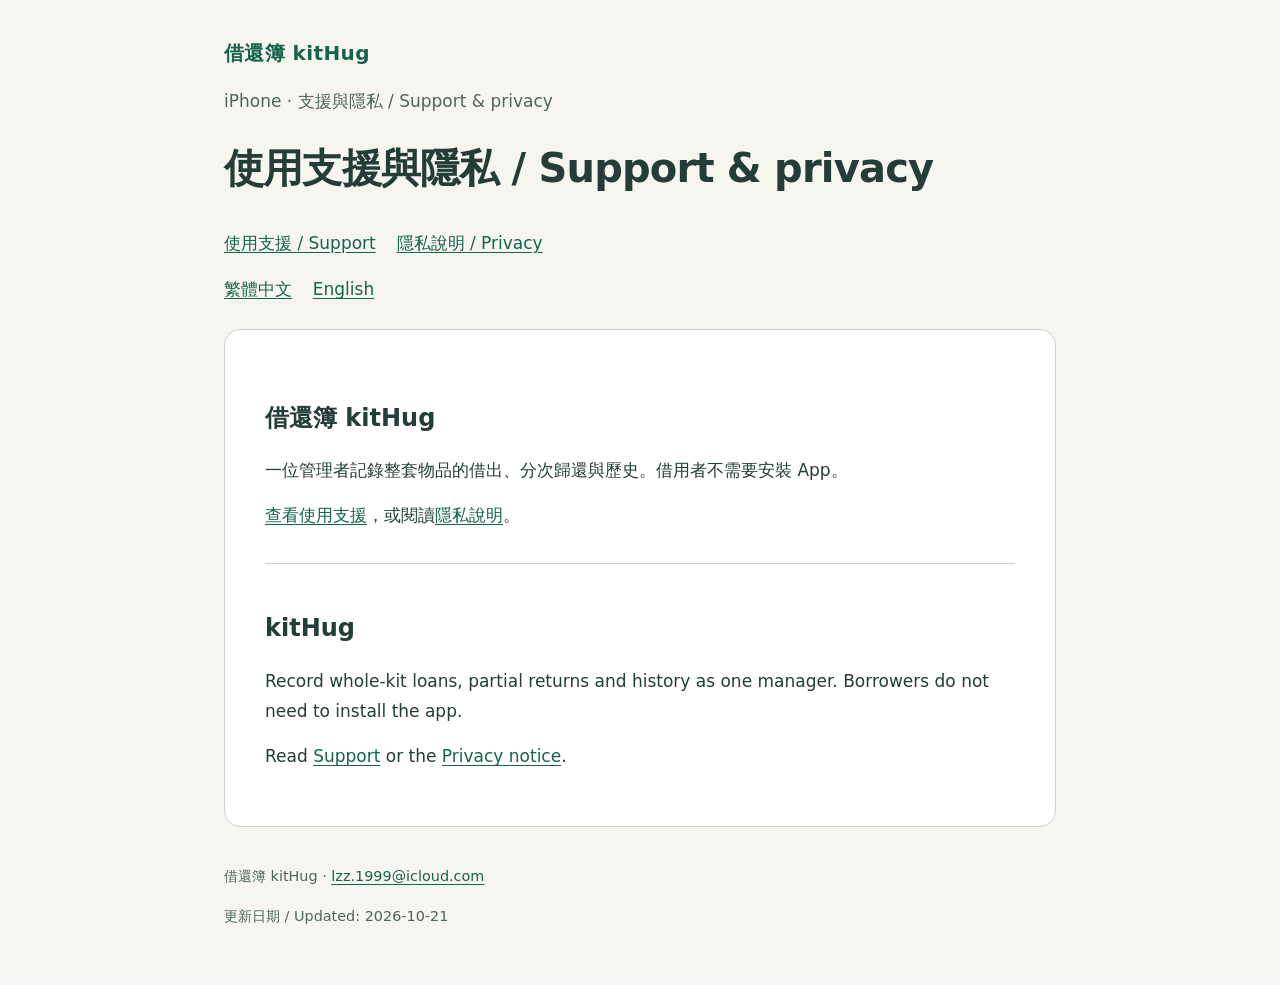
<file: kitHug/index.html>
<!doctype html>
<html lang="zh-Hant">
<head><meta charset="utf-8"><meta name="viewport" content="width=device-width,initial-scale=1"><title>使用支援與隱私 / Support & privacy · 借還簿 kitHug</title><meta name="description" content="借還簿 kitHug 的支援與資料說明。"><link rel="stylesheet" href="styles.css"></head>
<body><a class="skip" href="#content">跳至內容 / Skip to content</a><header><a class="brand" href="index.html">借還簿 kitHug</a><p class="eyebrow">iPhone · 支援與隱私 / Support & privacy</p><h1>使用支援與隱私 / Support & privacy</h1><nav aria-label="頁面導覽 / Pages"><a href="support.html">使用支援 / Support</a><a href="privacy.html">隱私說明 / Privacy</a></nav><nav aria-label="語言 / Language"><a href="#zh" lang="zh-Hant">繁體中文</a><a href="#en" lang="en">English</a></nav></header>
<main id="content">
<section id="zh" lang="zh-Hant" aria-labelledby="zh-title"><h2 id="zh-title">借還簿 kitHug</h2><p>一位管理者記錄整套物品的借出、分次歸還與歷史。借用者不需要安裝 App。</p><p><a href="support.html#zh">查看使用支援</a>，或閱讀<a href="privacy.html#zh">隱私說明</a>。</p></section><section id="en" lang="en" aria-labelledby="en-title"><h2 id="en-title">kitHug</h2><p>Record whole-kit loans, partial returns and history as one manager. Borrowers do not need to install the app.</p><p>Read <a href="support.html#en">Support</a> or the <a href="privacy.html#en">Privacy notice</a>.</p></section>
</main><footer><p>借還簿 kitHug · <a href="mailto:lzz.1999@icloud.com">lzz.1999@icloud.com</a></p><p>更新日期 / Updated: 2026-10-21</p></footer></body></html>
</file>
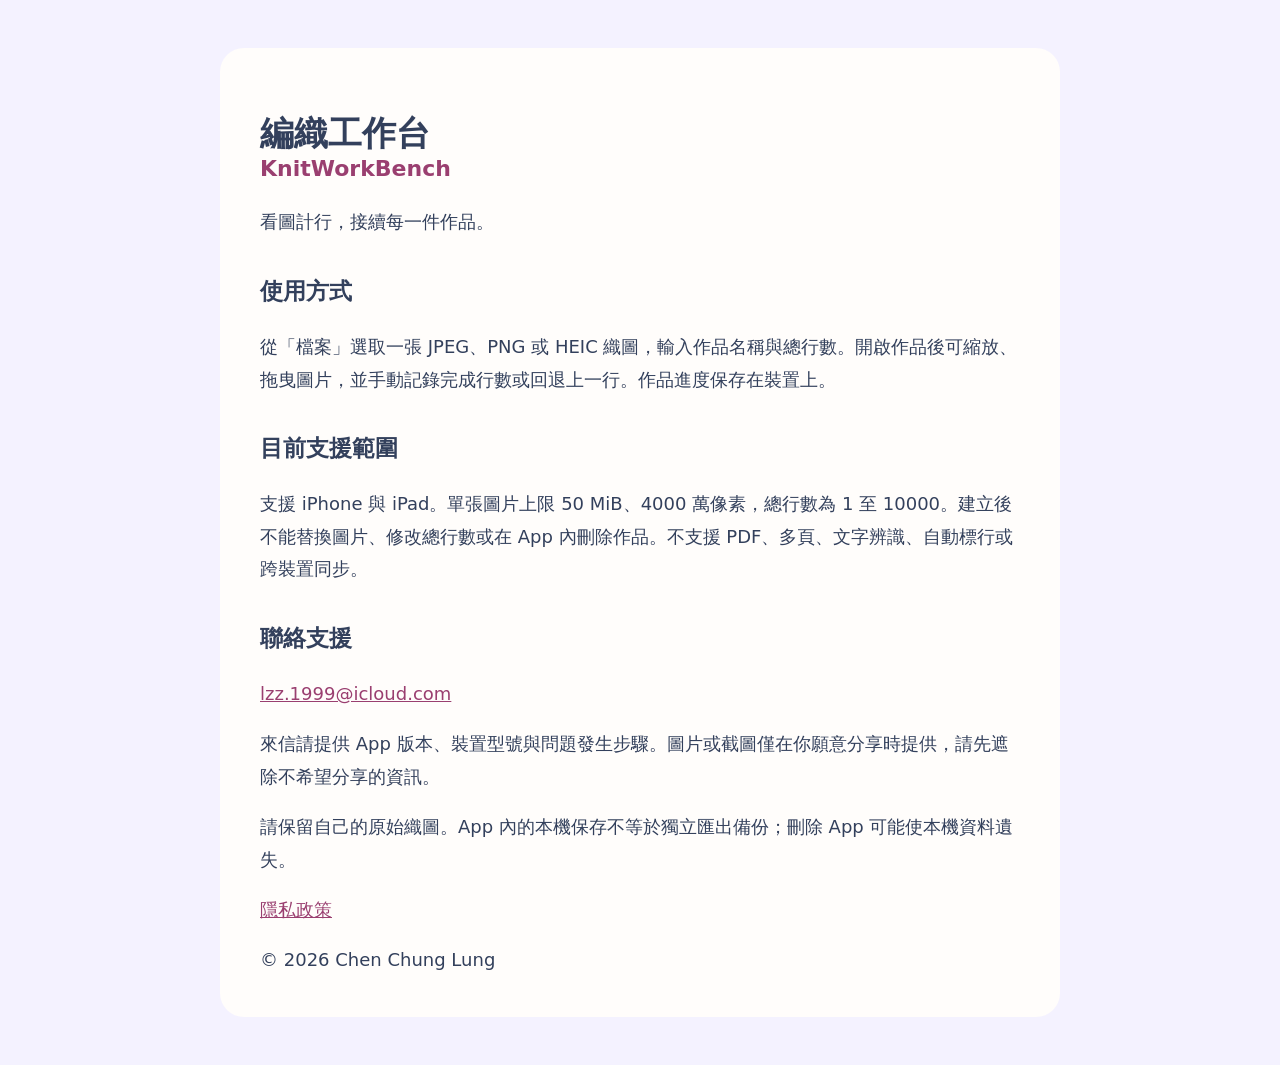
<file: knitbench/index.html>
<!doctype html><html lang="zh-Hant"><meta charset="utf-8"><meta name="viewport" content="width=device-width,initial-scale=1"><title>編織工作台 KnitWorkBench — 支援與隱私</title><style>body{margin:0;background:#f4f2ff;color:#33405c;font:18px/1.8 system-ui,sans-serif}main{max-width:760px;margin:48px auto;padding:40px;background:#fffdfb;border-radius:24px}h1{font-size:34px;line-height:1.3}h1 span{display:block;font-size:22px;color:#9a3f70}h2{font-size:23px;margin-top:32px}a{color:#9a3f70}.pending,aside{padding:16px;background:#fff2cd;border-radius:12px}img{max-width:240px;border-radius:52px}@media(max-width:600px){main{margin:16px;padding:24px}}</style><main><h1>編織工作台 <span>KnitWorkBench</span></h1><p>看圖計行，接續每一件作品。</p><h2>使用方式</h2><p>從「檔案」選取一張 JPEG、PNG 或 HEIC 織圖，輸入作品名稱與總行數。開啟作品後可縮放、拖曳圖片，並手動記錄完成行數或回退上一行。作品進度保存在裝置上。</p><h2>目前支援範圍</h2><p>支援 iPhone 與 iPad。單張圖片上限 50 MiB、4000 萬像素，總行數為 1 至 10000。建立後不能替換圖片、修改總行數或在 App 內刪除作品。不支援 PDF、多頁、文字辨識、自動標行或跨裝置同步。</p><h2>聯絡支援</h2><p><a href="mailto:lzz.1999@icloud.com">lzz.1999@icloud.com</a></p><p>來信請提供 App 版本、裝置型號與問題發生步驟。圖片或截圖僅在你願意分享時提供，請先遮除不希望分享的資訊。</p><p>請保留自己的原始織圖。App 內的本機保存不等於獨立匯出備份；刪除 App 可能使本機資料遺失。</p><p><a href="privacy.html">隱私政策</a></p><footer>© 2026 Chen Chung Lung</footer></main></html>
</file>
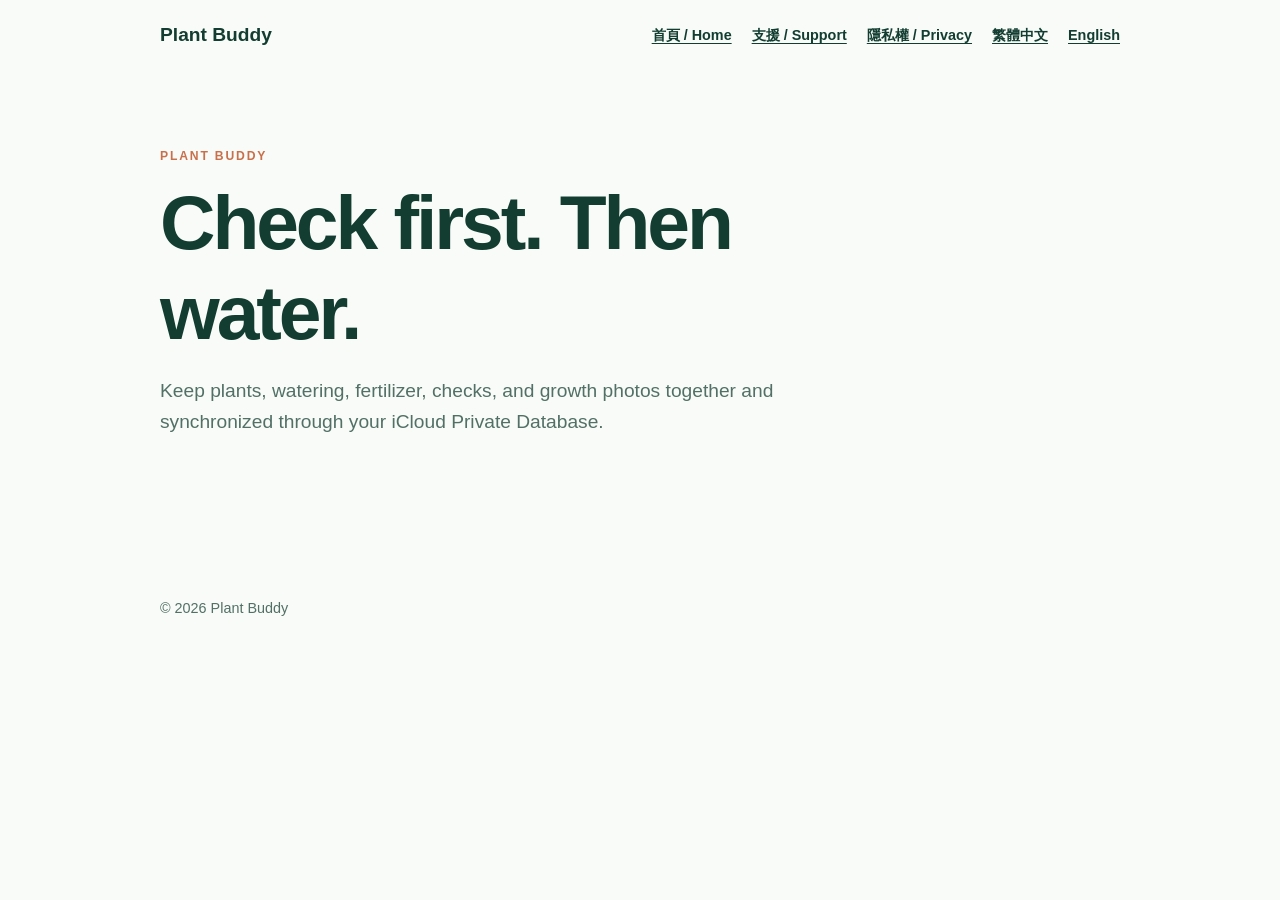
<file: Plant-Buddy/index.html>
<!doctype html>
<html lang="zh-Hant">
<head>
  <meta charset="utf-8">
  <meta name="viewport" content="width=device-width, initial-scale=1">
  <meta name="description" content="Plant Buddy — check first, then water.">
  <title>Plant Buddy | 先檢查，再澆水</title>
  <link rel="stylesheet" href="/Plant-Buddy/assets/styles.css">
  <script src="/Plant-Buddy/assets/language.js" defer></script>
</head>
<body>
  <header class="site-header">
    <a class="brand" href="/Plant-Buddy/">Plant Buddy</a>
    <nav aria-label="Site navigation">
      <a href="/Plant-Buddy/">首頁 / Home</a>
      <a href="/Plant-Buddy/support/">支援 / Support</a>
      <a href="/Plant-Buddy/privacy/">隱私權 / Privacy</a>
      <a href="?lang=zh-Hant">繁體中文</a>
      <a href="?lang=en">English</a>
    </nav>
  </header>
  <main class="page-main">
    <section class="page-intro" data-locale="zh-Hant" lang="zh-Hant">
      <p class="eyebrow">Plant Buddy: 植物夥伴</p>
      <h1>先檢查，再澆水</h1>
      <p class="lede">集中管理植物、澆水、施肥、檢查紀錄與成長照片，並透過你的 iCloud 私人資料庫在裝置間同步。</p>
    </section>
    <section class="page-intro" data-locale="en" lang="en">
      <p class="eyebrow">Plant Buddy</p>
      <h1>Check first. Then water.</h1>
      <p class="lede">Keep plants, watering, fertilizer, checks, and growth photos together and synchronized through your iCloud Private Database.</p>
    </section>
  </main>
  <footer class="site-footer">© 2026 Plant Buddy</footer>
</body>
</html>
</file>
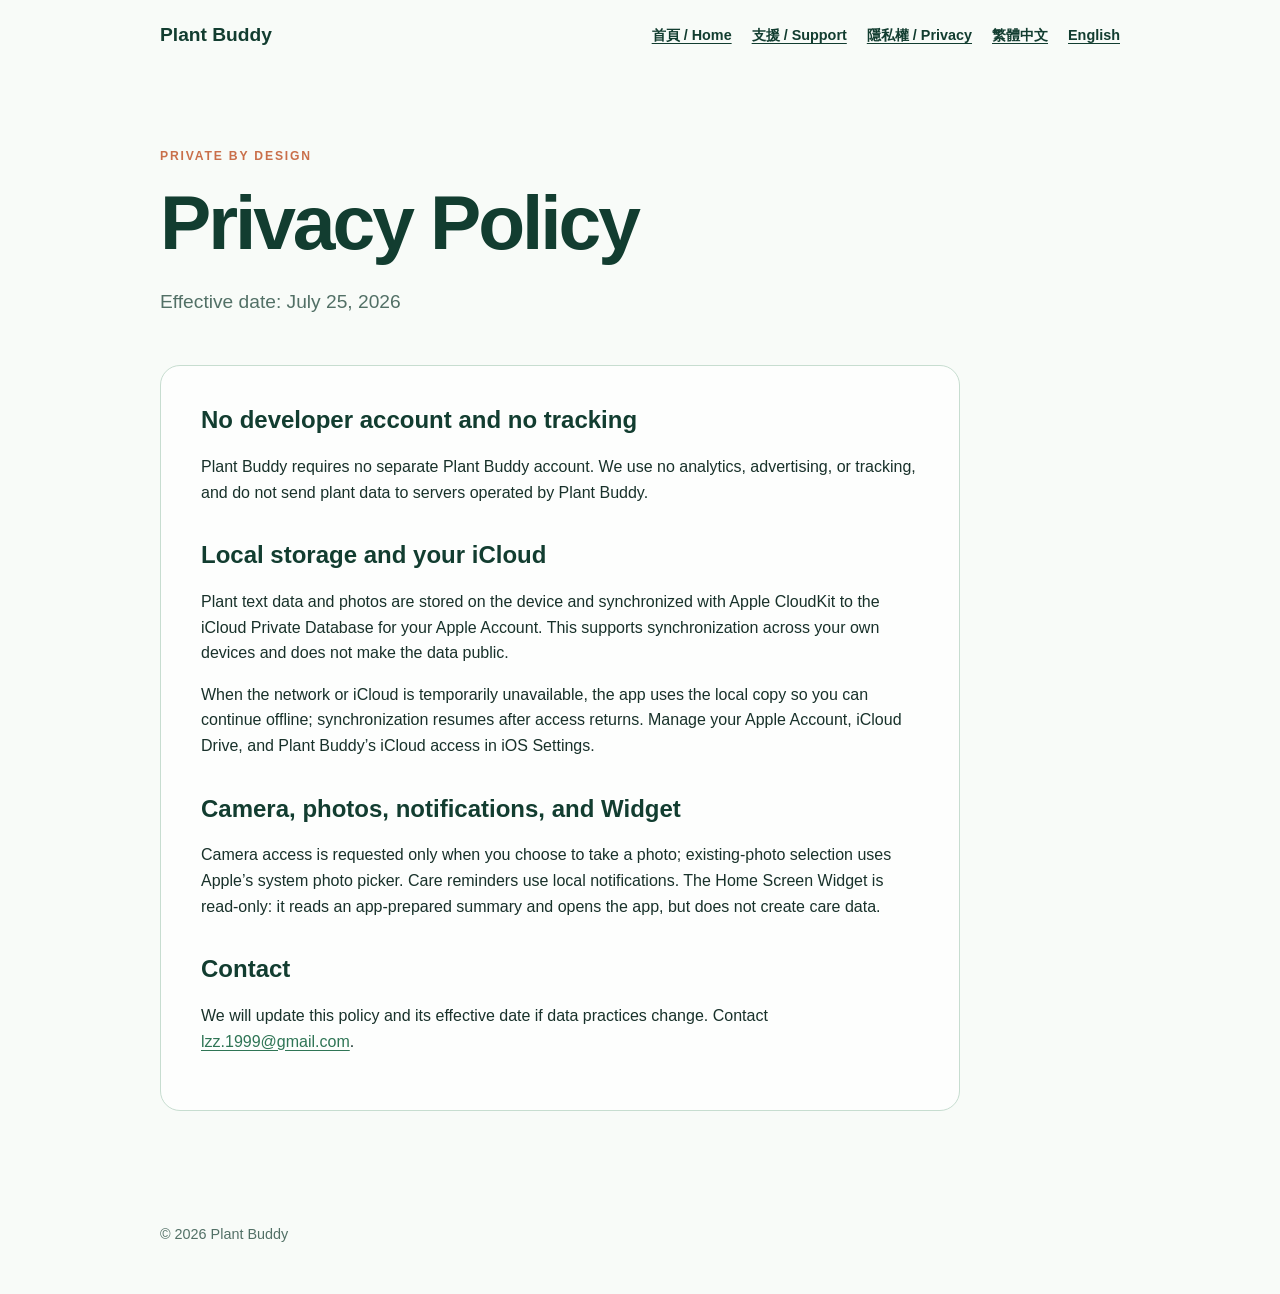
<file: Plant-Buddy/privacy/index.html>
<!doctype html>
<html lang="zh-Hant">
<head>
  <meta charset="utf-8">
  <meta name="viewport" content="width=device-width, initial-scale=1">
  <meta name="description" content="Plant Buddy privacy policy.">
  <title>Plant Buddy | 隱私權 / Privacy</title>
  <link rel="stylesheet" href="/Plant-Buddy/assets/styles.css">
  <script src="/Plant-Buddy/assets/language.js" defer></script>
</head>
<body>
  <header class="site-header">
    <a class="brand" href="/Plant-Buddy/">Plant Buddy</a>
    <nav aria-label="Site navigation">
      <a href="/Plant-Buddy/">首頁 / Home</a>
      <a href="/Plant-Buddy/support/">支援 / Support</a>
      <a href="/Plant-Buddy/privacy/">隱私權 / Privacy</a>
      <a href="?lang=zh-Hant">繁體中文</a>
      <a href="?lang=en">English</a>
    </nav>
  </header>
  <main class="page-main">
    <div class="page-intro" data-locale="zh-Hant" lang="zh-Hant">
      <p class="eyebrow">透明、簡單</p>
      <h1>隱私權政策</h1>
      <p class="lede">生效日期：2026 年 7 月 25 日</p>
    </div>
    <div class="page-intro" data-locale="en" lang="en">
      <p class="eyebrow">Private by design</p>
      <h1>Privacy Policy</h1>
      <p class="lede">Effective date: July 25, 2026</p>
    </div>
    <section class="policy" data-locale="zh-Hant" lang="zh-Hant">
      <h2>不建立開發者帳號，也不追蹤</h2>
      <p>Plant Buddy 不需要另外建立 Plant Buddy 帳號。我們不使用分析、廣告或追蹤，也不將植物資料傳送到 Plant Buddy 經營的伺服器。</p>
      <h2>本機與你的 iCloud</h2>
      <p>植物的文字資料與照片會保存在裝置上，並使用 Apple CloudKit 同步到你 Apple 帳號的 iCloud 私人資料庫。這些資料用於你自己的裝置間同步，不會成為公開資料。</p>
      <p>沒有網路或暫時無法連上 iCloud 時，App 會使用本機資料，讓你繼續離線操作；連線恢復後會再同步。你可在 iOS「設定」中管理 Apple 帳號、iCloud Drive 與 Plant Buddy 的 iCloud 權限。</p>
      <h2>相機、照片、通知與小工具</h2>
      <p>只有在你選擇拍照時才會要求相機權限；選擇現有照片使用 Apple 系統照片選擇器。照護提醒使用本機通知。主畫面小工具是唯讀，只讀取 App 準備的摘要並開啟 App，不會建立照護資料。</p>
      <h2>聯絡方式</h2>
      <p>若資料處理方式改變，我們會更新本政策與生效日期。請聯絡 <a href="mailto:lzz.1999@gmail.com">lzz.1999@gmail.com</a>。</p>
    </section>
    <section class="policy" data-locale="en" lang="en">
      <h2>No developer account and no tracking</h2>
      <p>Plant Buddy requires no separate Plant Buddy account. We use no analytics, advertising, or tracking, and do not send plant data to servers operated by Plant Buddy.</p>
      <h2>Local storage and your iCloud</h2>
      <p>Plant text data and photos are stored on the device and synchronized with Apple CloudKit to the iCloud Private Database for your Apple Account. This supports synchronization across your own devices and does not make the data public.</p>
      <p>When the network or iCloud is temporarily unavailable, the app uses the local copy so you can continue offline; synchronization resumes after access returns. Manage your Apple Account, iCloud Drive, and Plant Buddy’s iCloud access in iOS Settings.</p>
      <h2>Camera, photos, notifications, and Widget</h2>
      <p>Camera access is requested only when you choose to take a photo; existing-photo selection uses Apple’s system photo picker. Care reminders use local notifications. The Home Screen Widget is read-only: it reads an app-prepared summary and opens the app, but does not create care data.</p>
      <h2>Contact</h2>
      <p>We will update this policy and its effective date if data practices change. Contact <a href="mailto:lzz.1999@gmail.com">lzz.1999@gmail.com</a>.</p>
    </section>
  </main>
  <footer class="site-footer">© 2026 Plant Buddy</footer>
</body>
</html>
</file>
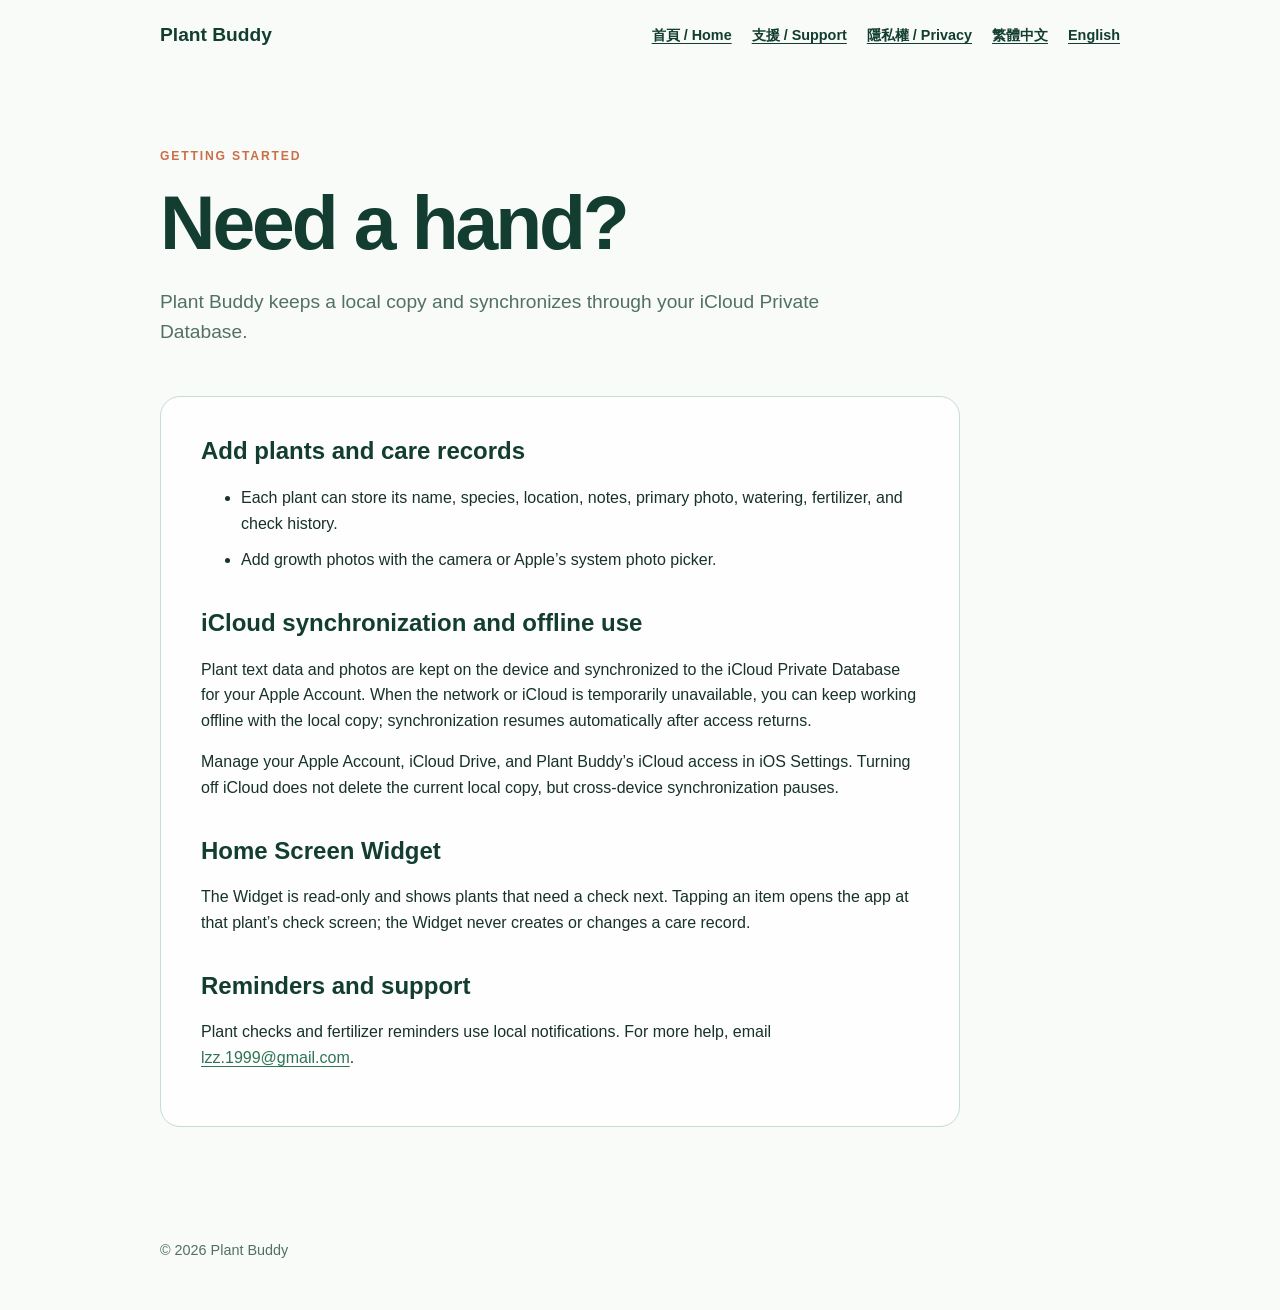
<file: Plant-Buddy/support/index.html>
<!doctype html>
<html lang="zh-Hant">
<head>
  <meta charset="utf-8">
  <meta name="viewport" content="width=device-width, initial-scale=1">
  <meta name="description" content="Plant Buddy support and iCloud synchronization guide.">
  <title>Plant Buddy | 支援 / Support</title>
  <link rel="stylesheet" href="/Plant-Buddy/assets/styles.css">
  <script src="/Plant-Buddy/assets/language.js" defer></script>
</head>
<body>
  <header class="site-header">
    <a class="brand" href="/Plant-Buddy/">Plant Buddy</a>
    <nav aria-label="Site navigation">
      <a href="/Plant-Buddy/">首頁 / Home</a>
      <a href="/Plant-Buddy/support/">支援 / Support</a>
      <a href="/Plant-Buddy/privacy/">隱私權 / Privacy</a>
      <a href="?lang=zh-Hant">繁體中文</a>
      <a href="?lang=en">English</a>
    </nav>
  </header>
  <main class="page-main">
    <div class="page-intro" data-locale="zh-Hant" lang="zh-Hant">
      <p class="eyebrow">使用指南</p>
      <h1>需要幫忙嗎？</h1>
      <p class="lede">Plant Buddy 會保留本機資料，並透過你的 iCloud 私人資料庫同步。</p>
    </div>
    <div class="page-intro" data-locale="en" lang="en">
      <p class="eyebrow">Getting started</p>
      <h1>Need a hand?</h1>
      <p class="lede">Plant Buddy keeps a local copy and synchronizes through your iCloud Private Database.</p>
    </div>
    <section class="guide" data-locale="zh-Hant" lang="zh-Hant">
      <h2>建立植物與照護紀錄</h2>
      <ul>
        <li>每盆植物都能保存名稱、種類、位置、備註、主要照片，以及澆水、施肥和檢查紀錄。</li>
        <li>成長照片可直接使用相機拍攝，或從 Apple 系統照片選擇器加入。</li>
      </ul>
      <h2>iCloud 同步與離線使用</h2>
      <p>植物的文字資料與照片會儲存在裝置上，並同步到你 Apple 帳號的 iCloud 私人資料庫。沒有網路或暫時無法連上 iCloud 時，仍可離線使用本機資料；連線恢復後會自動繼續同步。</p>
      <p>你可以在 iOS「設定」中管理 Apple 帳號、iCloud Drive 與 Plant Buddy 的 iCloud 權限。關閉 iCloud 不會刪除當下的本機資料，但會暫停跨裝置同步。</p>
      <h2>主畫面小工具</h2>
      <p>小工具是唯讀，只顯示接下來需要檢查的植物。點選項目會開啟 App 中對應的植物檢查畫面；小工具不會建立或修改照護紀錄。</p>
      <h2>提醒與支援</h2>
      <p>植物檢查與施肥提醒使用本機通知。若仍有問題，請寄信給 <a href="mailto:lzz.1999@gmail.com">lzz.1999@gmail.com</a>。</p>
    </section>
    <section class="guide" data-locale="en" lang="en">
      <h2>Add plants and care records</h2>
      <ul>
        <li>Each plant can store its name, species, location, notes, primary photo, watering, fertilizer, and check history.</li>
        <li>Add growth photos with the camera or Apple’s system photo picker.</li>
      </ul>
      <h2>iCloud synchronization and offline use</h2>
      <p>Plant text data and photos are kept on the device and synchronized to the iCloud Private Database for your Apple Account. When the network or iCloud is temporarily unavailable, you can keep working offline with the local copy; synchronization resumes automatically after access returns.</p>
      <p>Manage your Apple Account, iCloud Drive, and Plant Buddy’s iCloud access in iOS Settings. Turning off iCloud does not delete the current local copy, but cross-device synchronization pauses.</p>
      <h2>Home Screen Widget</h2>
      <p>The Widget is read-only and shows plants that need a check next. Tapping an item opens the app at that plant’s check screen; the Widget never creates or changes a care record.</p>
      <h2>Reminders and support</h2>
      <p>Plant checks and fertilizer reminders use local notifications. For more help, email <a href="mailto:lzz.1999@gmail.com">lzz.1999@gmail.com</a>.</p>
    </section>
  </main>
  <footer class="site-footer">© 2026 Plant Buddy</footer>
</body>
</html>
</file>
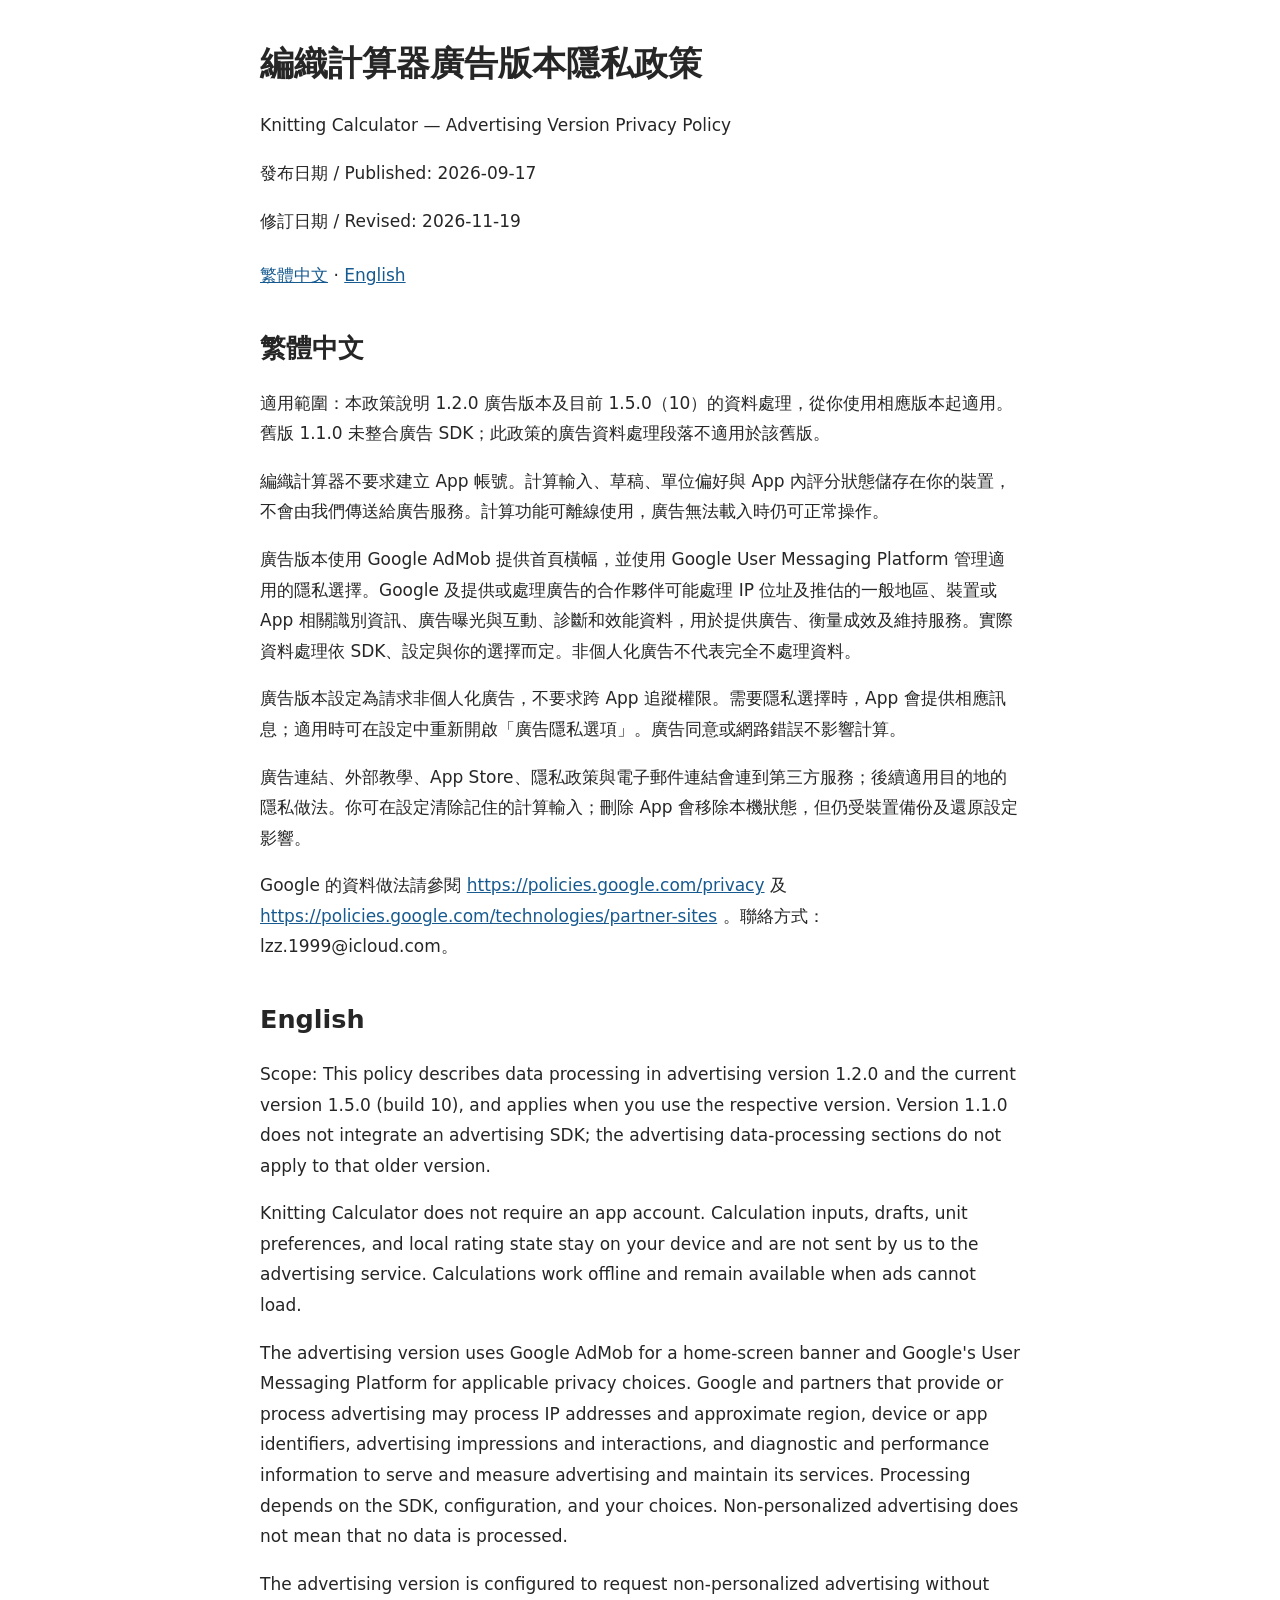
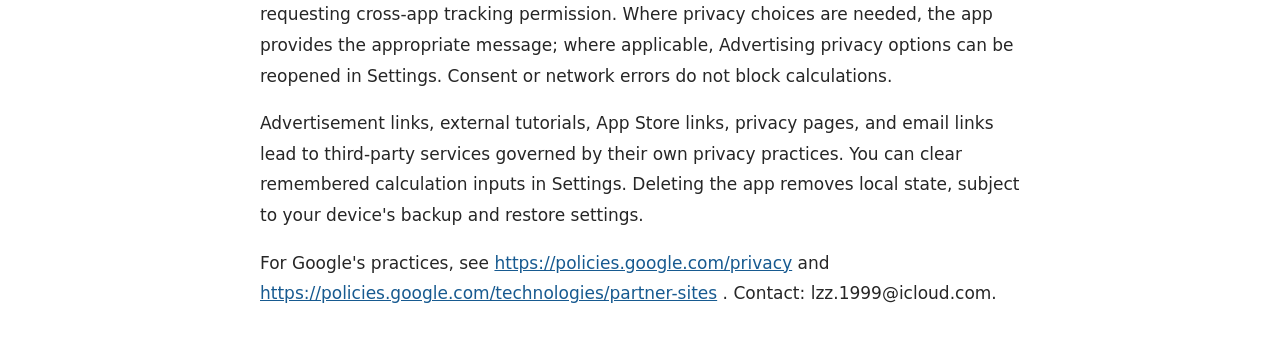
<file: knitting-calculator-ads-privacy.html>
<!doctype html>
<html lang="zh-Hant"><meta charset="utf-8"><meta name="viewport" content="width=device-width,initial-scale=1"><title>編織計算器隱私政策 · Knitting Calculator Privacy</title><style>body{font:17px/1.8 system-ui,sans-serif;max-width:760px;margin:40px auto;padding:0 24px;color:#262626;background:#fff}a{color:#175a90}h1,h2{line-height:1.4}section{margin-top:40px}nav{margin:24px 0}p{margin:1em 0}</style>
<main><h1>編織計算器廣告版本隱私政策</h1><p>Knitting Calculator — Advertising Version Privacy Policy</p><p>發布日期 / Published: 2026-09-17</p><p>修訂日期 / Revised: 2026-11-19</p><nav><a href="#zh">繁體中文</a> · <a href="#en">English</a></nav><section id="zh" lang="zh-Hant"><h2>繁體中文</h2><p>適用範圍：本政策說明 1.2.0 廣告版本及目前 1.5.0（10）的資料處理，從你使用相應版本起適用。舊版 1.1.0 未整合廣告 SDK；此政策的廣告資料處理段落不適用於該舊版。</p>
<p>編織計算器不要求建立 App 帳號。計算輸入、草稿、單位偏好與 App 內評分狀態儲存在你的裝置，不會由我們傳送給廣告服務。計算功能可離線使用，廣告無法載入時仍可正常操作。</p>
<p>廣告版本使用 Google AdMob 提供首頁橫幅，並使用 Google User Messaging Platform 管理適用的隱私選擇。Google 及提供或處理廣告的合作夥伴可能處理 IP 位址及推估的一般地區、裝置或 App 相關識別資訊、廣告曝光與互動、診斷和效能資料，用於提供廣告、衡量成效及維持服務。實際資料處理依 SDK、設定與你的選擇而定。非個人化廣告不代表完全不處理資料。</p>
<p>廣告版本設定為請求非個人化廣告，不要求跨 App 追蹤權限。需要隱私選擇時，App 會提供相應訊息；適用時可在設定中重新開啟「廣告隱私選項」。廣告同意或網路錯誤不影響計算。</p>
<p>廣告連結、外部教學、App Store、隱私政策與電子郵件連結會連到第三方服務；後續適用目的地的隱私做法。你可在設定清除記住的計算輸入；刪除 App 會移除本機狀態，但仍受裝置備份及還原設定影響。</p>
<p>Google 的資料做法請參閱 <a href="https://policies.google.com/privacy">https://policies.google.com/privacy</a> 及 <a href="https://policies.google.com/technologies/partner-sites">https://policies.google.com/technologies/partner-sites</a> 。聯絡方式：lzz.1999@icloud.com。</p></section><section id="en" lang="en"><h2>English</h2><p>Scope: This policy describes data processing in advertising version 1.2.0 and the current version 1.5.0 (build 10), and applies when you use the respective version. Version 1.1.0 does not integrate an advertising SDK; the advertising data-processing sections do not apply to that older version.</p>
<p>Knitting Calculator does not require an app account. Calculation inputs, drafts, unit preferences, and local rating state stay on your device and are not sent by us to the advertising service. Calculations work offline and remain available when ads cannot load.</p>
<p>The advertising version uses Google AdMob for a home-screen banner and Google&#x27;s User Messaging Platform for applicable privacy choices. Google and partners that provide or process advertising may process IP addresses and approximate region, device or app identifiers, advertising impressions and interactions, and diagnostic and performance information to serve and measure advertising and maintain its services. Processing depends on the SDK, configuration, and your choices. Non-personalized advertising does not mean that no data is processed.</p>
<p>The advertising version is configured to request non-personalized advertising without requesting cross-app tracking permission. Where privacy choices are needed, the app provides the appropriate message; where applicable, Advertising privacy options can be reopened in Settings. Consent or network errors do not block calculations.</p>
<p>Advertisement links, external tutorials, App Store links, privacy pages, and email links lead to third-party services governed by their own privacy practices. You can clear remembered calculation inputs in Settings. Deleting the app removes local state, subject to your device&#x27;s backup and restore settings.</p>
<p>For Google&#x27;s practices, see <a href="https://policies.google.com/privacy">https://policies.google.com/privacy</a> and <a href="https://policies.google.com/technologies/partner-sites">https://policies.google.com/technologies/partner-sites</a> . Contact: lzz.1999@icloud.com.</p></section></main></html>
</file>
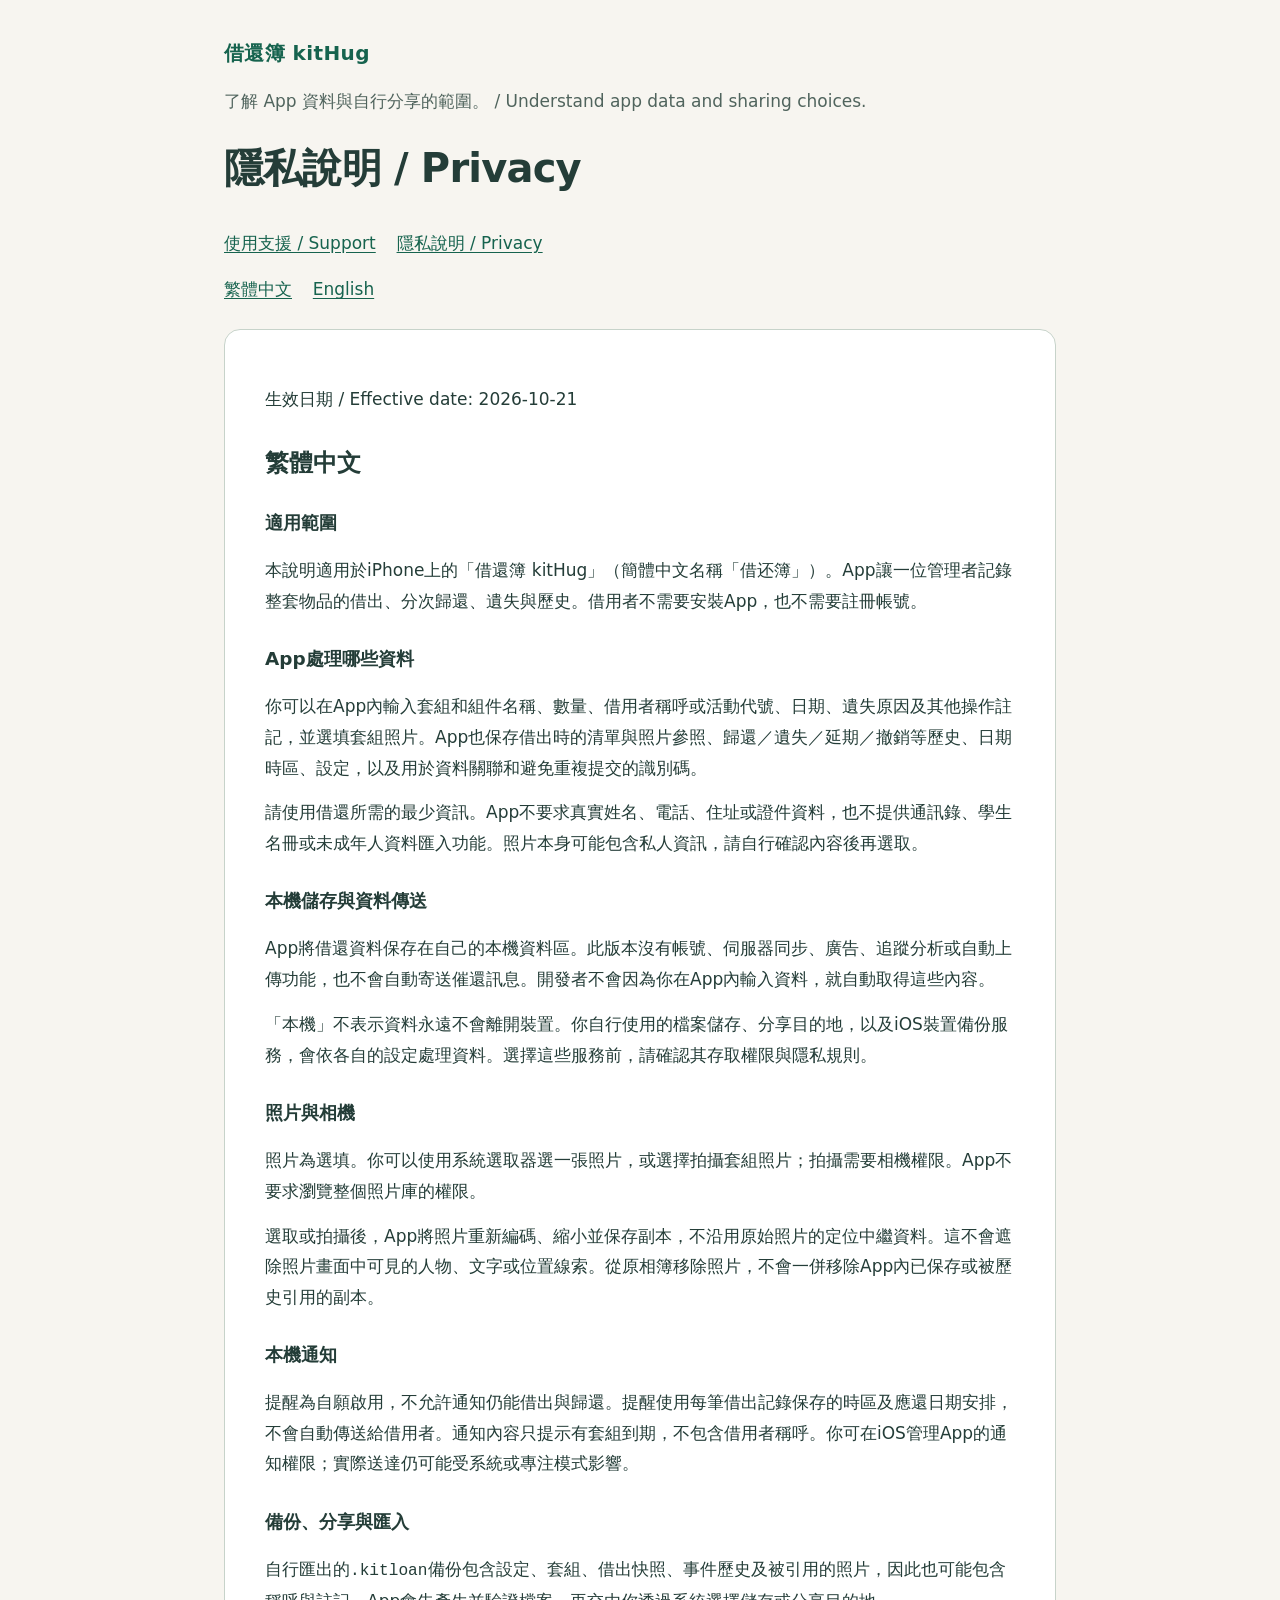
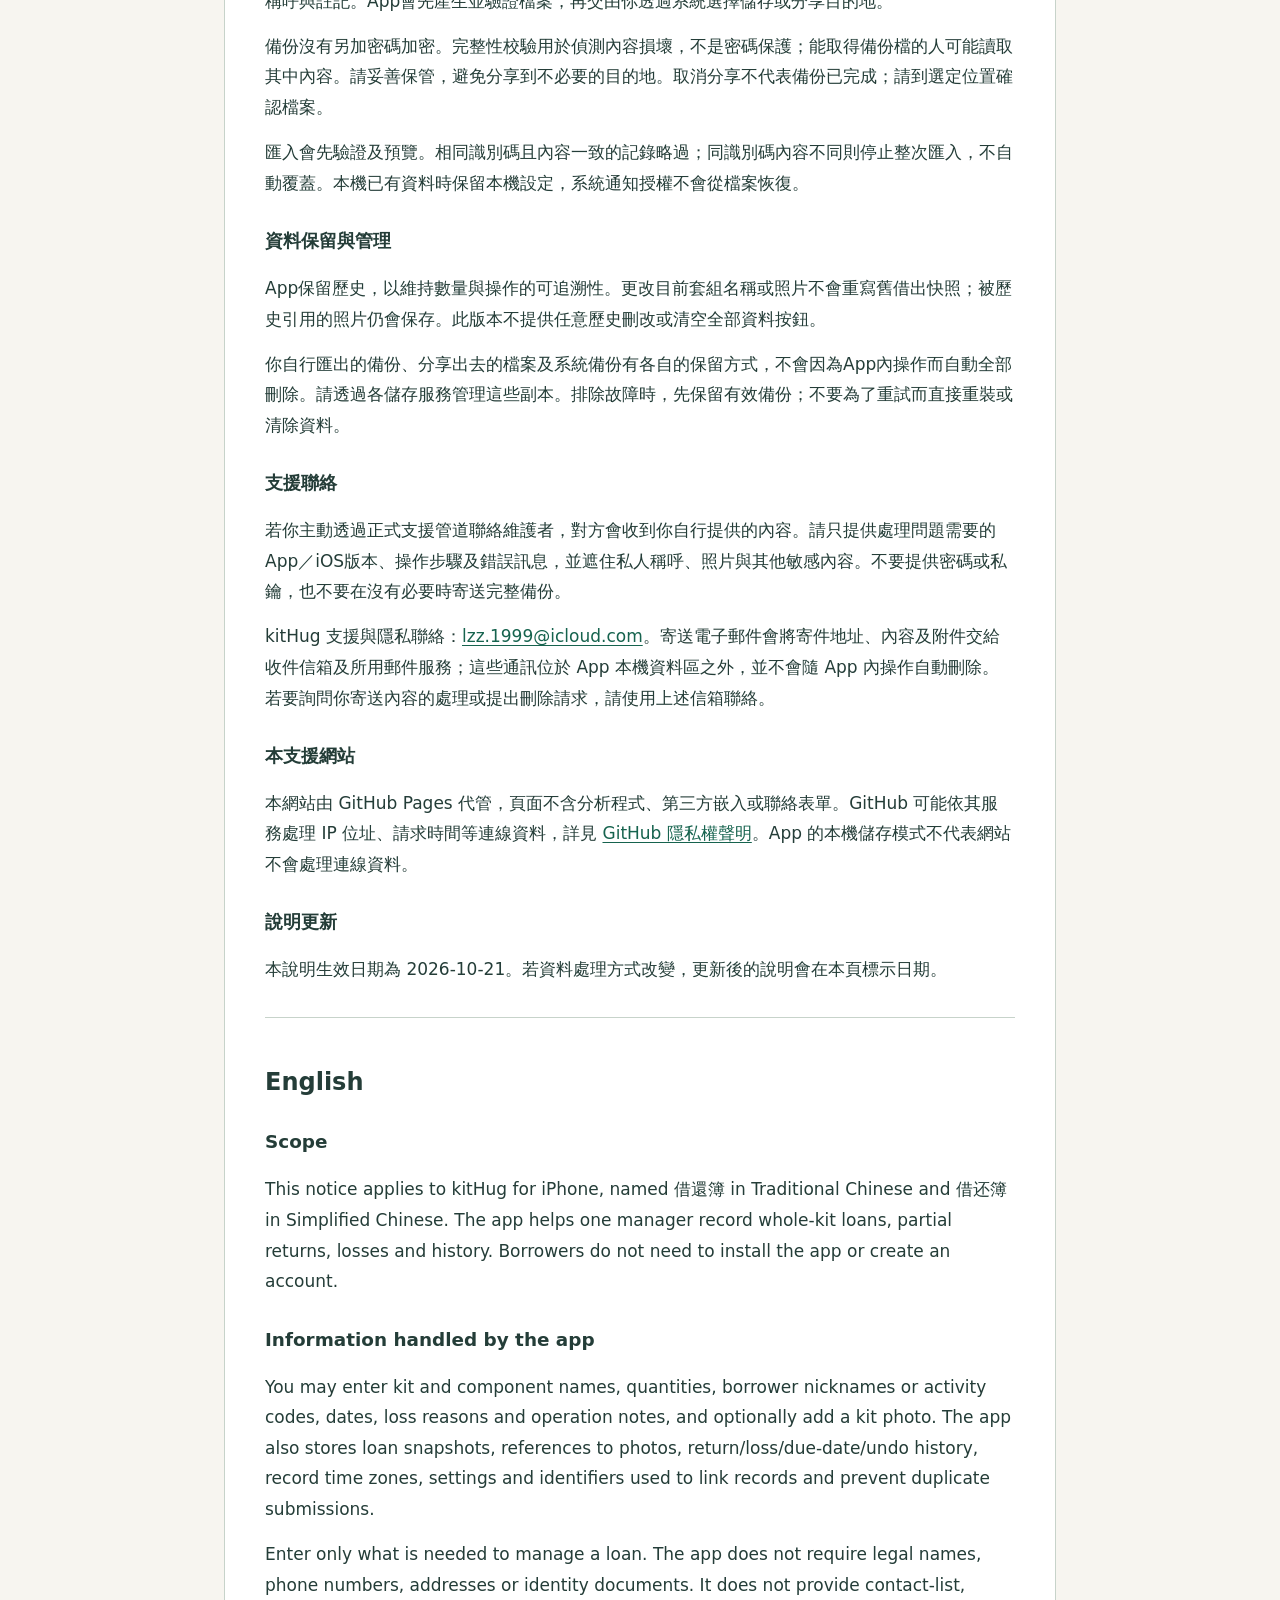
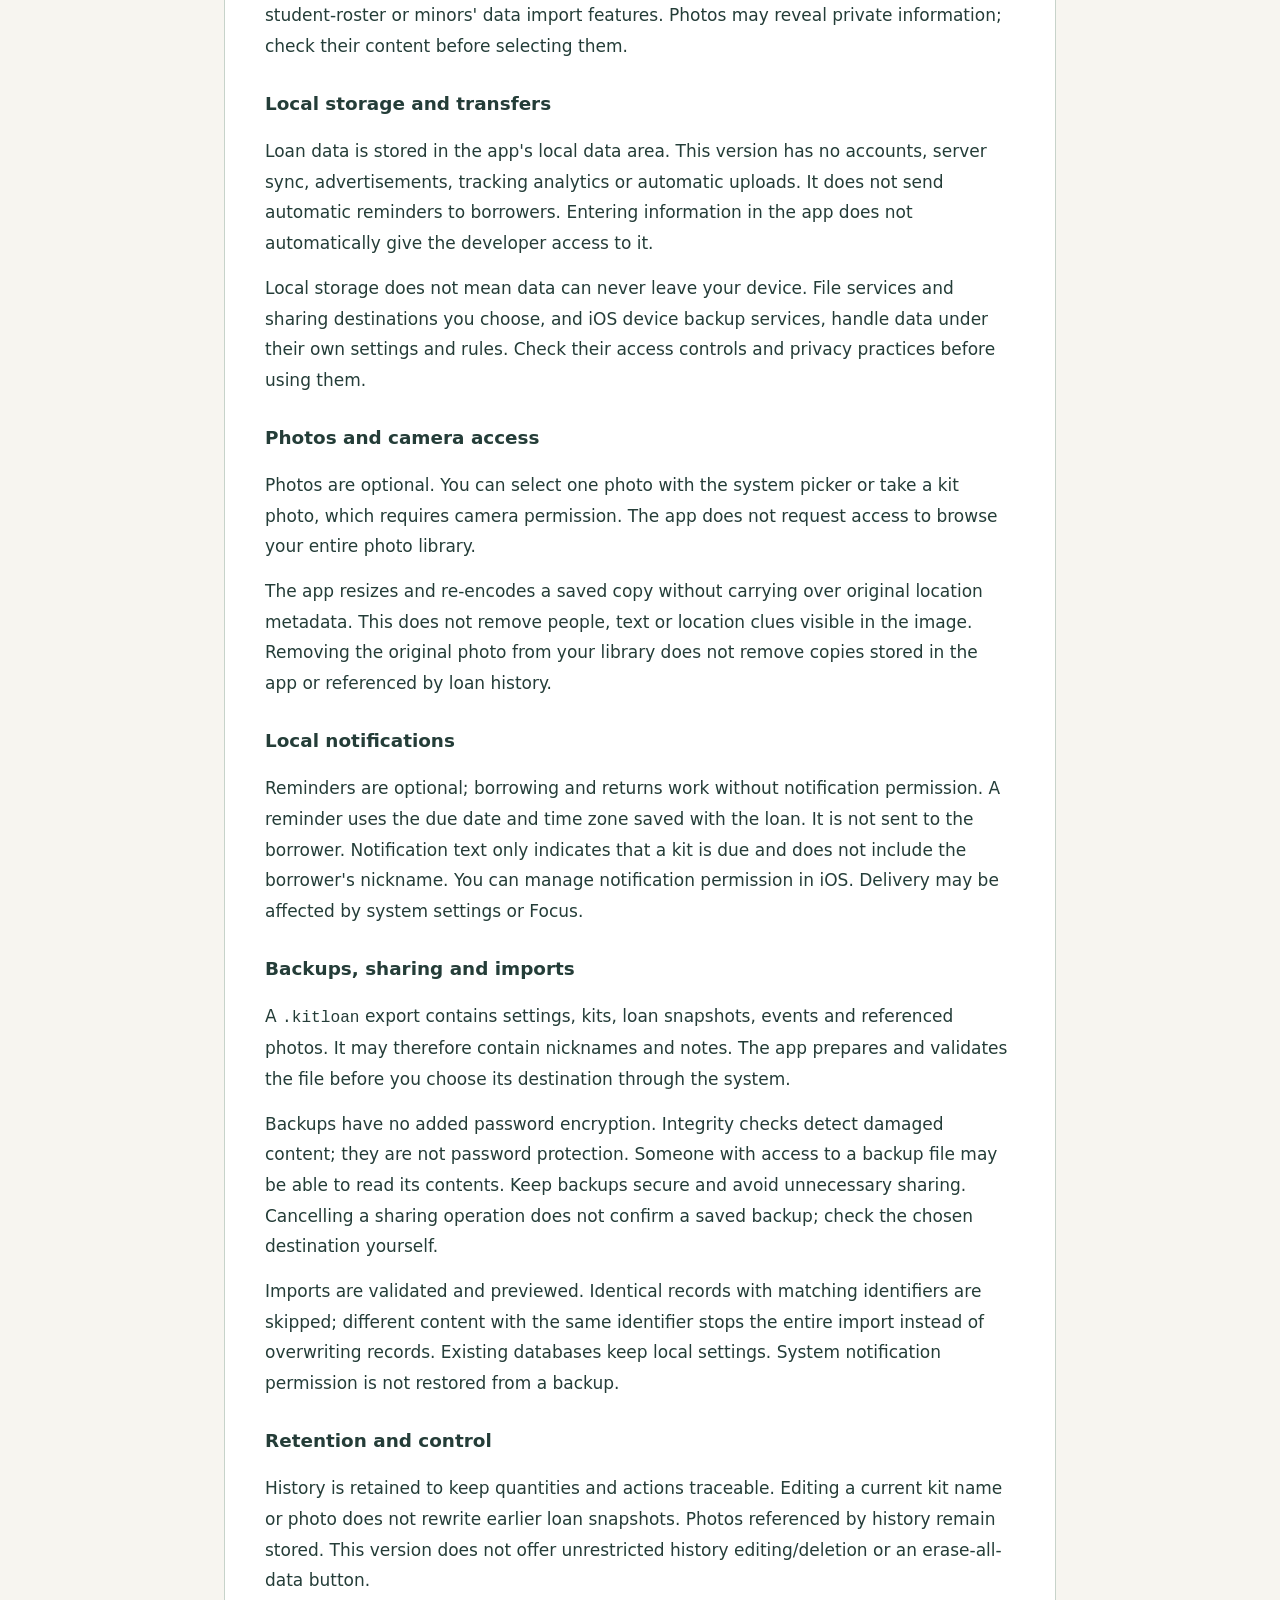
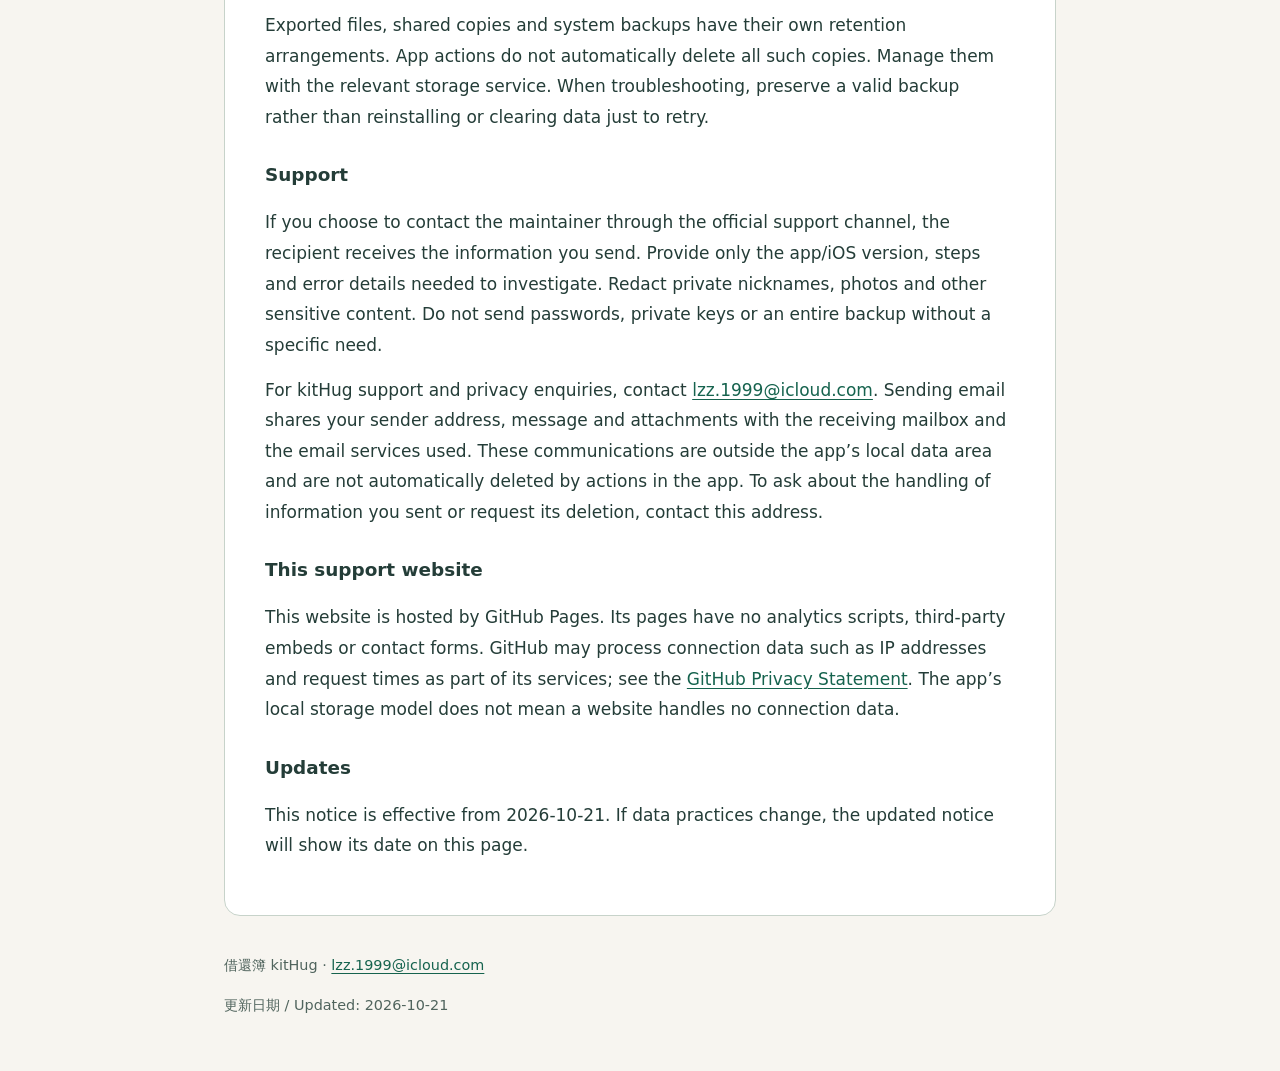
<file: kitHug/privacy.html>
<!doctype html>
<html lang="zh-Hant">
<head><meta charset="utf-8"><meta name="viewport" content="width=device-width,initial-scale=1"><title>隱私說明 / Privacy · 借還簿 kitHug</title><meta name="description" content="借還簿 kitHug 的支援與資料說明。"><link rel="stylesheet" href="styles.css"></head>
<body><a class="skip" href="#content">跳至內容 / Skip to content</a><header><a class="brand" href="index.html">借還簿 kitHug</a><p class="eyebrow">了解 App 資料與自行分享的範圍。 / Understand app data and sharing choices.</p><h1>隱私說明 / Privacy</h1><nav aria-label="頁面導覽 / Pages"><a href="support.html">使用支援 / Support</a><a href="privacy.html">隱私說明 / Privacy</a></nav><nav aria-label="語言 / Language"><a href="#zh" lang="zh-Hant">繁體中文</a><a href="#en" lang="en">English</a></nav></header>
<main id="content"><p>生效日期 / Effective date: 2026-10-21</p>
<section id="zh" lang="zh-Hant" aria-labelledby="zh-title"><h2 id="zh-title">繁體中文</h2>
<h3>適用範圍</h3>
<p>本說明適用於iPhone上的「借還簿 kitHug」（簡體中文名稱「借还簿」）。App讓一位管理者記錄整套物品的借出、分次歸還、遺失與歷史。借用者不需要安裝App，也不需要註冊帳號。</p>
<h3>App處理哪些資料</h3>
<p>你可以在App內輸入套組和組件名稱、數量、借用者稱呼或活動代號、日期、遺失原因及其他操作註記，並選填套組照片。App也保存借出時的清單與照片參照、歸還／遺失／延期／撤銷等歷史、日期時區、設定，以及用於資料關聯和避免重複提交的識別碼。</p>
<p>請使用借還所需的最少資訊。App不要求真實姓名、電話、住址或證件資料，也不提供通訊錄、學生名冊或未成年人資料匯入功能。照片本身可能包含私人資訊，請自行確認內容後再選取。</p>
<h3>本機儲存與資料傳送</h3>
<p>App將借還資料保存在自己的本機資料區。此版本沒有帳號、伺服器同步、廣告、追蹤分析或自動上傳功能，也不會自動寄送催還訊息。開發者不會因為你在App內輸入資料，就自動取得這些內容。</p>
<p>「本機」不表示資料永遠不會離開裝置。你自行使用的檔案儲存、分享目的地，以及iOS裝置備份服務，會依各自的設定處理資料。選擇這些服務前，請確認其存取權限與隱私規則。</p>
<h3>照片與相機</h3>
<p>照片為選填。你可以使用系統選取器選一張照片，或選擇拍攝套組照片；拍攝需要相機權限。App不要求瀏覽整個照片庫的權限。</p>
<p>選取或拍攝後，App將照片重新編碼、縮小並保存副本，不沿用原始照片的定位中繼資料。這不會遮除照片畫面中可見的人物、文字或位置線索。從原相簿移除照片，不會一併移除App內已保存或被歷史引用的副本。</p>
<h3>本機通知</h3>
<p>提醒為自願啟用，不允許通知仍能借出與歸還。提醒使用每筆借出記錄保存的時區及應還日期安排，不會自動傳送給借用者。通知內容只提示有套組到期，不包含借用者稱呼。你可在iOS管理App的通知權限；實際送達仍可能受系統或專注模式影響。</p>
<h3>備份、分享與匯入</h3>
<p>自行匯出的<code>.kitloan</code>備份包含設定、套組、借出快照、事件歷史及被引用的照片，因此也可能包含稱呼與註記。App會先產生並驗證檔案，再交由你透過系統選擇儲存或分享目的地。</p>
<p>備份沒有另加密碼加密。完整性校驗用於偵測內容損壞，不是密碼保護；能取得備份檔的人可能讀取其中內容。請妥善保管，避免分享到不必要的目的地。取消分享不代表備份已完成；請到選定位置確認檔案。</p>
<p>匯入會先驗證及預覽。相同識別碼且內容一致的記錄略過；同識別碼內容不同則停止整次匯入，不自動覆蓋。本機已有資料時保留本機設定，系統通知授權不會從檔案恢復。</p>
<h3>資料保留與管理</h3>
<p>App保留歷史，以維持數量與操作的可追溯性。更改目前套組名稱或照片不會重寫舊借出快照；被歷史引用的照片仍會保存。此版本不提供任意歷史刪改或清空全部資料按鈕。</p>
<p>你自行匯出的備份、分享出去的檔案及系統備份有各自的保留方式，不會因為App內操作而自動全部刪除。請透過各儲存服務管理這些副本。排除故障時，先保留有效備份；不要為了重試而直接重裝或清除資料。</p>
<h3>支援聯絡</h3>
<p>若你主動透過正式支援管道聯絡維護者，對方會收到你自行提供的內容。請只提供處理問題需要的App／iOS版本、操作步驟及錯誤訊息，並遮住私人稱呼、照片與其他敏感內容。不要提供密碼或私鑰，也不要在沒有必要時寄送完整備份。</p>
<p>kitHug 支援與隱私聯絡：<a href="mailto:lzz.1999@icloud.com">lzz.1999@icloud.com</a>。寄送電子郵件會將寄件地址、內容及附件交給收件信箱及所用郵件服務；這些通訊位於 App 本機資料區之外，並不會隨 App 內操作自動刪除。若要詢問你寄送內容的處理或提出刪除請求，請使用上述信箱聯絡。</p>
<h3>本支援網站</h3><p>本網站由 GitHub Pages 代管，頁面不含分析程式、第三方嵌入或聯絡表單。GitHub 可能依其服務處理 IP 位址、請求時間等連線資料，詳見 <a href="https://docs.github.com/en/site-policy/privacy-policies/github-general-privacy-statement">GitHub 隱私權聲明</a>。App 的本機儲存模式不代表網站不會處理連線資料。</p>
<h3>說明更新</h3>
<p>本說明生效日期為 2026-10-21。若資料處理方式改變，更新後的說明會在本頁標示日期。</p>
</section>
<section id="en" lang="en" aria-labelledby="en-title"><h2 id="en-title">English</h2>
<h3>Scope</h3>
<p>This notice applies to kitHug for iPhone, named 借還簿 in Traditional Chinese and 借还簿 in Simplified Chinese. The app helps one manager record whole-kit loans, partial returns, losses and history. Borrowers do not need to install the app or create an account.</p>
<h3>Information handled by the app</h3>
<p>You may enter kit and component names, quantities, borrower nicknames or activity codes, dates, loss reasons and operation notes, and optionally add a kit photo. The app also stores loan snapshots, references to photos, return/loss/due-date/undo history, record time zones, settings and identifiers used to link records and prevent duplicate submissions.</p>
<p>Enter only what is needed to manage a loan. The app does not require legal names, phone numbers, addresses or identity documents. It does not provide contact-list, student-roster or minors&#x27; data import features. Photos may reveal private information; check their content before selecting them.</p>
<h3>Local storage and transfers</h3>
<p>Loan data is stored in the app&#x27;s local data area. This version has no accounts, server sync, advertisements, tracking analytics or automatic uploads. It does not send automatic reminders to borrowers. Entering information in the app does not automatically give the developer access to it.</p>
<p>Local storage does not mean data can never leave your device. File services and sharing destinations you choose, and iOS device backup services, handle data under their own settings and rules. Check their access controls and privacy practices before using them.</p>
<h3>Photos and camera access</h3>
<p>Photos are optional. You can select one photo with the system picker or take a kit photo, which requires camera permission. The app does not request access to browse your entire photo library.</p>
<p>The app resizes and re-encodes a saved copy without carrying over original location metadata. This does not remove people, text or location clues visible in the image. Removing the original photo from your library does not remove copies stored in the app or referenced by loan history.</p>
<h3>Local notifications</h3>
<p>Reminders are optional; borrowing and returns work without notification permission. A reminder uses the due date and time zone saved with the loan. It is not sent to the borrower. Notification text only indicates that a kit is due and does not include the borrower&#x27;s nickname. You can manage notification permission in iOS. Delivery may be affected by system settings or Focus.</p>
<h3>Backups, sharing and imports</h3>
<p>A <code>.kitloan</code> export contains settings, kits, loan snapshots, events and referenced photos. It may therefore contain nicknames and notes. The app prepares and validates the file before you choose its destination through the system.</p>
<p>Backups have no added password encryption. Integrity checks detect damaged content; they are not password protection. Someone with access to a backup file may be able to read its contents. Keep backups secure and avoid unnecessary sharing. Cancelling a sharing operation does not confirm a saved backup; check the chosen destination yourself.</p>
<p>Imports are validated and previewed. Identical records with matching identifiers are skipped; different content with the same identifier stops the entire import instead of overwriting records. Existing databases keep local settings. System notification permission is not restored from a backup.</p>
<h3>Retention and control</h3>
<p>History is retained to keep quantities and actions traceable. Editing a current kit name or photo does not rewrite earlier loan snapshots. Photos referenced by history remain stored. This version does not offer unrestricted history editing/deletion or an erase-all-data button.</p>
<p>Exported files, shared copies and system backups have their own retention arrangements. App actions do not automatically delete all such copies. Manage them with the relevant storage service. When troubleshooting, preserve a valid backup rather than reinstalling or clearing data just to retry.</p>
<h3>Support</h3>
<p>If you choose to contact the maintainer through the official support channel, the recipient receives the information you send. Provide only the app/iOS version, steps and error details needed to investigate. Redact private nicknames, photos and other sensitive content. Do not send passwords, private keys or an entire backup without a specific need.</p>
<p>For kitHug support and privacy enquiries, contact <a href="mailto:lzz.1999@icloud.com">lzz.1999@icloud.com</a>. Sending email shares your sender address, message and attachments with the receiving mailbox and the email services used. These communications are outside the app’s local data area and are not automatically deleted by actions in the app. To ask about the handling of information you sent or request its deletion, contact this address.</p>
<h3>This support website</h3><p>This website is hosted by GitHub Pages. Its pages have no analytics scripts, third-party embeds or contact forms. GitHub may process connection data such as IP addresses and request times as part of its services; see the <a href="https://docs.github.com/en/site-policy/privacy-policies/github-general-privacy-statement">GitHub Privacy Statement</a>. The app’s local storage model does not mean a website handles no connection data.</p>
<h3>Updates</h3>
<p>This notice is effective from 2026-10-21. If data practices change, the updated notice will show its date on this page.</p>
</section>
</main><footer><p>借還簿 kitHug · <a href="mailto:lzz.1999@icloud.com">lzz.1999@icloud.com</a></p><p>更新日期 / Updated: 2026-10-21</p></footer></body></html>
</file>
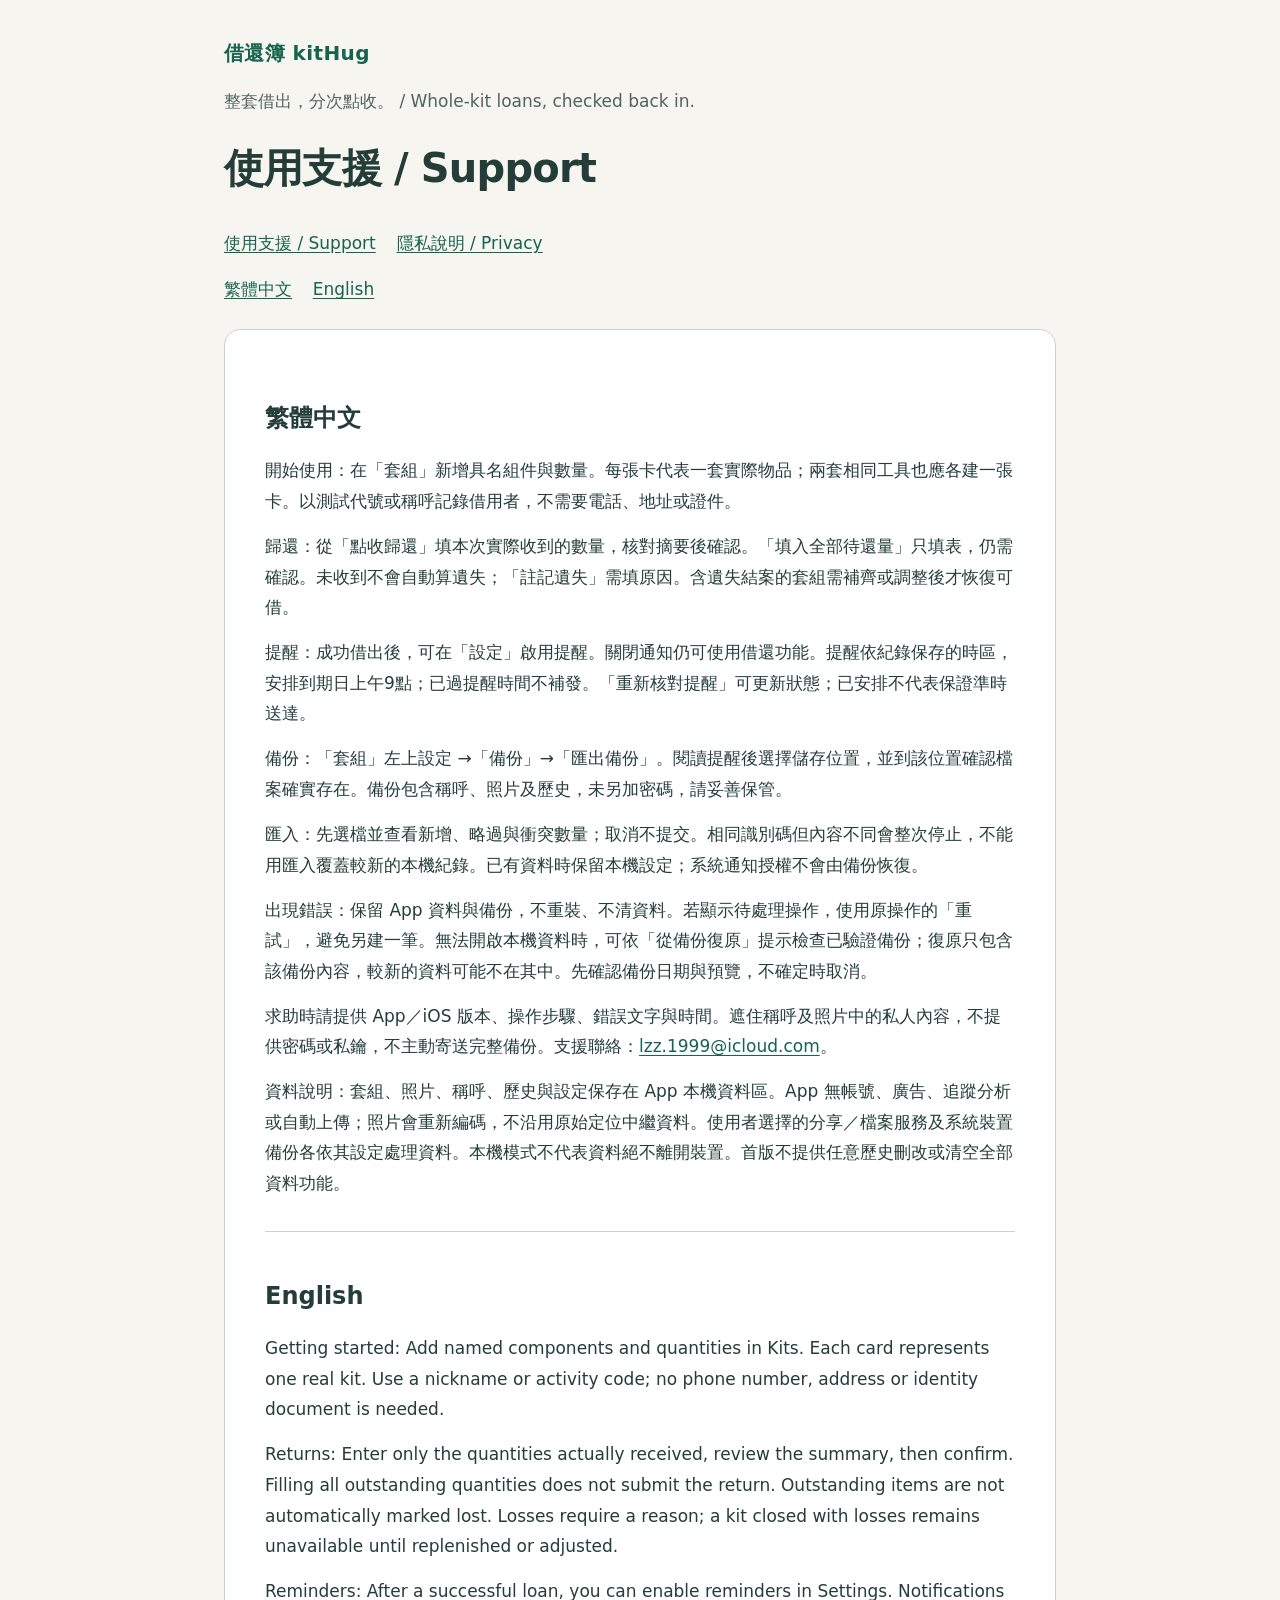
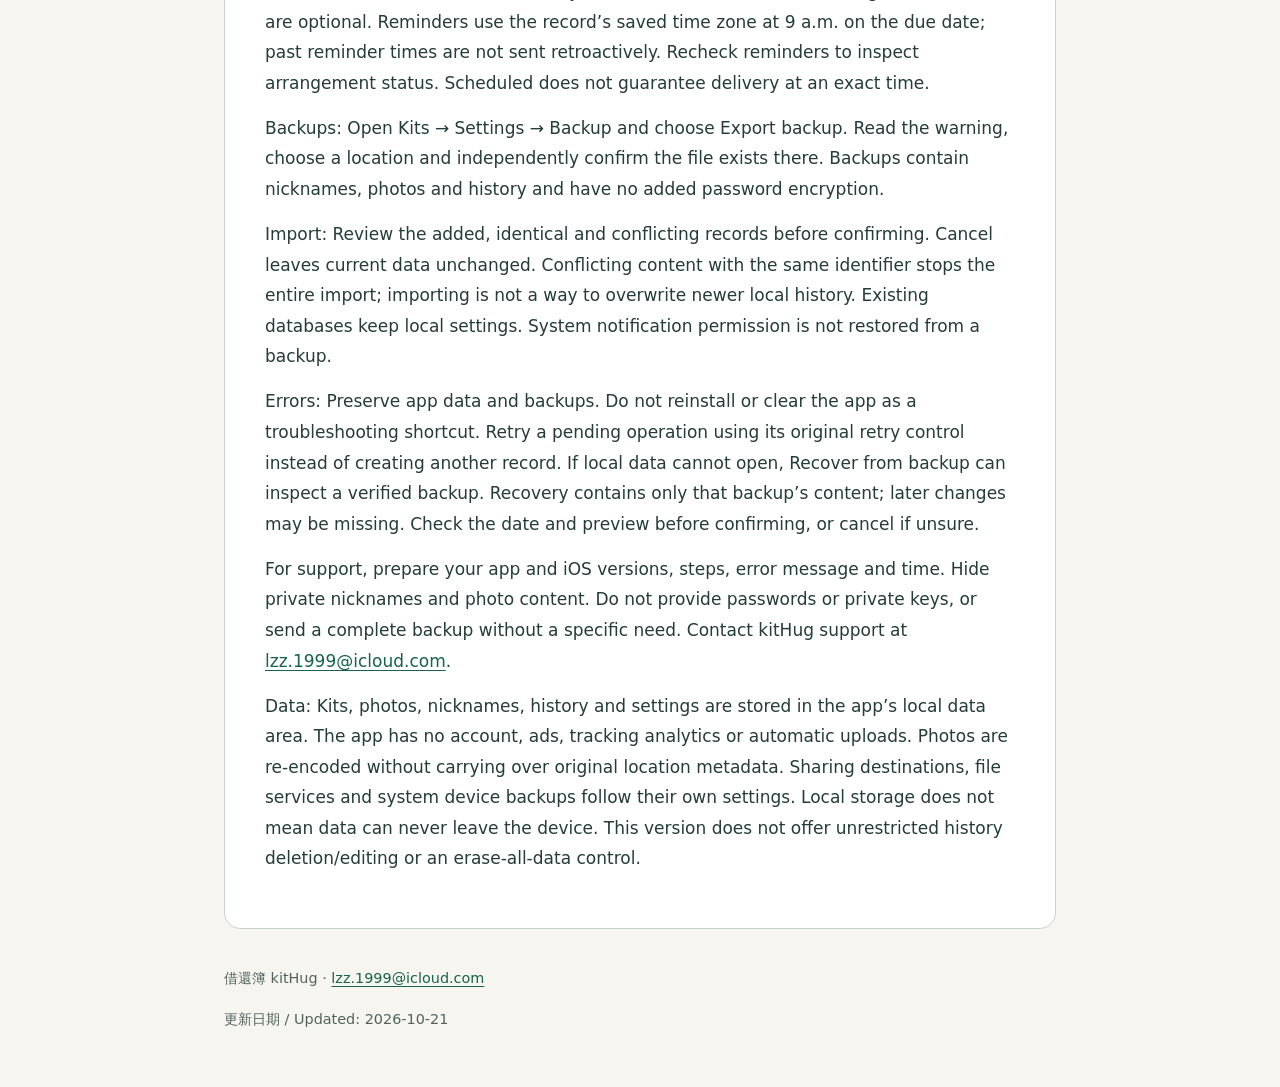
<file: kitHug/support.html>
<!doctype html>
<html lang="zh-Hant">
<head><meta charset="utf-8"><meta name="viewport" content="width=device-width,initial-scale=1"><title>使用支援 / Support · 借還簿 kitHug</title><meta name="description" content="借還簿 kitHug 的支援與資料說明。"><link rel="stylesheet" href="styles.css"></head>
<body><a class="skip" href="#content">跳至內容 / Skip to content</a><header><a class="brand" href="index.html">借還簿 kitHug</a><p class="eyebrow">整套借出，分次點收。 / Whole-kit loans, checked back in.</p><h1>使用支援 / Support</h1><nav aria-label="頁面導覽 / Pages"><a href="support.html">使用支援 / Support</a><a href="privacy.html">隱私說明 / Privacy</a></nav><nav aria-label="語言 / Language"><a href="#zh" lang="zh-Hant">繁體中文</a><a href="#en" lang="en">English</a></nav></header>
<main id="content">
<section id="zh" lang="zh-Hant" aria-labelledby="zh-title"><h2 id="zh-title">繁體中文</h2>
<p>開始使用：在「套組」新增具名組件與數量。每張卡代表一套實際物品；兩套相同工具也應各建一張卡。以測試代號或稱呼記錄借用者，不需要電話、地址或證件。</p>
<p>歸還：從「點收歸還」填本次實際收到的數量，核對摘要後確認。「填入全部待還量」只填表，仍需確認。未收到不會自動算遺失；「註記遺失」需填原因。含遺失結案的套組需補齊或調整後才恢復可借。</p>
<p>提醒：成功借出後，可在「設定」啟用提醒。關閉通知仍可使用借還功能。提醒依紀錄保存的時區，安排到期日上午9點；已過提醒時間不補發。「重新核對提醒」可更新狀態；已安排不代表保證準時送達。</p>
<p>備份：「套組」左上設定 →「備份」→「匯出備份」。閱讀提醒後選擇儲存位置，並到該位置確認檔案確實存在。備份包含稱呼、照片及歷史，未另加密碼，請妥善保管。</p>
<p>匯入：先選檔並查看新增、略過與衝突數量；取消不提交。相同識別碼但內容不同會整次停止，不能用匯入覆蓋較新的本機紀錄。已有資料時保留本機設定；系統通知授權不會由備份恢復。</p>
<p>出現錯誤：保留 App 資料與備份，不重裝、不清資料。若顯示待處理操作，使用原操作的「重試」，避免另建一筆。無法開啟本機資料時，可依「從備份復原」提示檢查已驗證備份；復原只包含該備份內容，較新的資料可能不在其中。先確認備份日期與預覽，不確定時取消。</p>
<p>求助時請提供 App／iOS 版本、操作步驟、錯誤文字與時間。遮住稱呼及照片中的私人內容，不提供密碼或私鑰，不主動寄送完整備份。支援聯絡：<a href="mailto:lzz.1999@icloud.com">lzz.1999@icloud.com</a>。</p>
<p>資料說明：套組、照片、稱呼、歷史與設定保存在 App 本機資料區。App 無帳號、廣告、追蹤分析或自動上傳；照片會重新編碼，不沿用原始定位中繼資料。使用者選擇的分享／檔案服務及系統裝置備份各依其設定處理資料。本機模式不代表資料絕不離開裝置。首版不提供任意歷史刪改或清空全部資料功能。</p>
</section>
<section id="en" lang="en" aria-labelledby="en-title"><h2 id="en-title">English</h2>
<p>Getting started: Add named components and quantities in Kits. Each card represents one real kit. Use a nickname or activity code; no phone number, address or identity document is needed.</p>
<p>Returns: Enter only the quantities actually received, review the summary, then confirm. Filling all outstanding quantities does not submit the return. Outstanding items are not automatically marked lost. Losses require a reason; a kit closed with losses remains unavailable until replenished or adjusted.</p>
<p>Reminders: After a successful loan, you can enable reminders in Settings. Notifications are optional. Reminders use the record’s saved time zone at 9 a.m. on the due date; past reminder times are not sent retroactively. Recheck reminders to inspect arrangement status. Scheduled does not guarantee delivery at an exact time.</p>
<p>Backups: Open Kits → Settings → Backup and choose Export backup. Read the warning, choose a location and independently confirm the file exists there. Backups contain nicknames, photos and history and have no added password encryption.</p>
<p>Import: Review the added, identical and conflicting records before confirming. Cancel leaves current data unchanged. Conflicting content with the same identifier stops the entire import; importing is not a way to overwrite newer local history. Existing databases keep local settings. System notification permission is not restored from a backup.</p>
<p>Errors: Preserve app data and backups. Do not reinstall or clear the app as a troubleshooting shortcut. Retry a pending operation using its original retry control instead of creating another record. If local data cannot open, Recover from backup can inspect a verified backup. Recovery contains only that backup’s content; later changes may be missing. Check the date and preview before confirming, or cancel if unsure.</p>
<p>For support, prepare your app and iOS versions, steps, error message and time. Hide private nicknames and photo content. Do not provide passwords or private keys, or send a complete backup without a specific need. Contact kitHug support at <a href="mailto:lzz.1999@icloud.com">lzz.1999@icloud.com</a>.</p>
<p>Data: Kits, photos, nicknames, history and settings are stored in the app’s local data area. The app has no account, ads, tracking analytics or automatic uploads. Photos are re-encoded without carrying over original location metadata. Sharing destinations, file services and system device backups follow their own settings. Local storage does not mean data can never leave the device. This version does not offer unrestricted history deletion/editing or an erase-all-data control.</p>
</section>
</main><footer><p>借還簿 kitHug · <a href="mailto:lzz.1999@icloud.com">lzz.1999@icloud.com</a></p><p>更新日期 / Updated: 2026-10-21</p></footer></body></html>
</file>
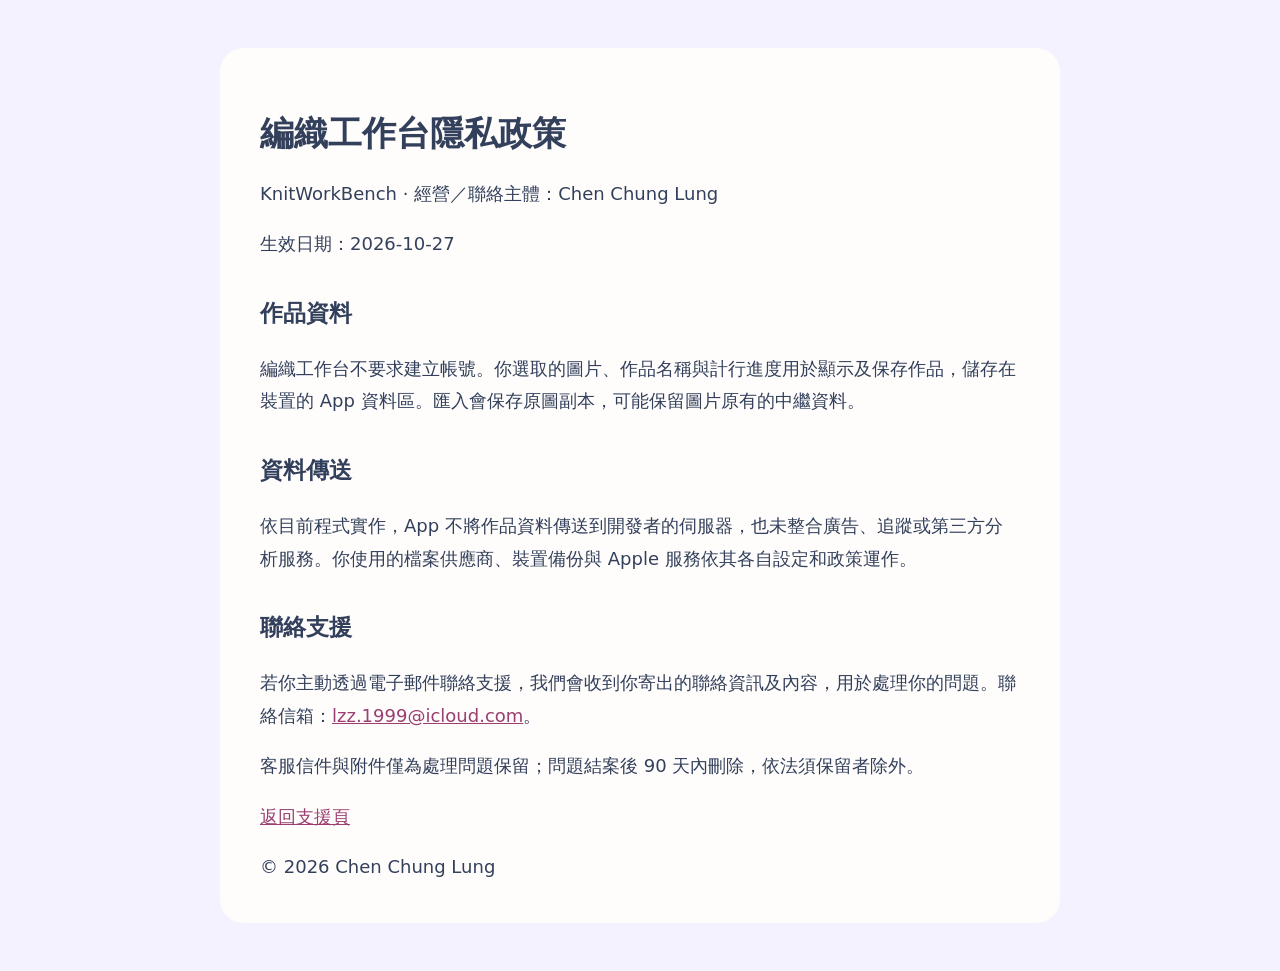
<file: knitbench/privacy.html>
<!doctype html><html lang="zh-Hant"><meta charset="utf-8"><meta name="viewport" content="width=device-width,initial-scale=1"><title>編織工作台 KnitWorkBench — 支援與隱私</title><style>body{margin:0;background:#f4f2ff;color:#33405c;font:18px/1.8 system-ui,sans-serif}main{max-width:760px;margin:48px auto;padding:40px;background:#fffdfb;border-radius:24px}h1{font-size:34px;line-height:1.3}h1 span{display:block;font-size:22px;color:#9a3f70}h2{font-size:23px;margin-top:32px}a{color:#9a3f70}.pending,aside{padding:16px;background:#fff2cd;border-radius:12px}img{max-width:240px;border-radius:52px}@media(max-width:600px){main{margin:16px;padding:24px}}</style><main><h1>編織工作台隱私政策</h1><p>KnitWorkBench · 經營／聯絡主體：Chen Chung Lung</p><p>生效日期：2026-10-27</p><h2>作品資料</h2><p>編織工作台不要求建立帳號。你選取的圖片、作品名稱與計行進度用於顯示及保存作品，儲存在裝置的 App 資料區。匯入會保存原圖副本，可能保留圖片原有的中繼資料。</p><h2>資料傳送</h2><p>依目前程式實作，App 不將作品資料傳送到開發者的伺服器，也未整合廣告、追蹤或第三方分析服務。你使用的檔案供應商、裝置備份與 Apple 服務依其各自設定和政策運作。</p><h2>聯絡支援</h2><p>若你主動透過電子郵件聯絡支援，我們會收到你寄出的聯絡資訊及內容，用於處理你的問題。聯絡信箱：<a href="mailto:lzz.1999@icloud.com">lzz.1999@icloud.com</a>。</p><p>客服信件與附件僅為處理問題保留；問題結案後 90 天內刪除，依法須保留者除外。</p><p><a href="index.html">返回支援頁</a></p><footer>© 2026 Chen Chung Lung</footer></main></html>
</file>
<file: kitHug/styles.css>
/* Static support pages: no remote fonts, imports, or tracking. */
:root{color-scheme:light dark;--bg:#f7f5f0;--surface:#fff;--text:#243d38;--muted:#50645d;--line:#c7d3ca;--accent:#16634e;--draft:#fff0cb}
*{box-sizing:border-box}html{scroll-behavior:auto;scroll-padding-top:1rem}body{margin:0;background:var(--bg);color:var(--text);font:1.0625rem/1.8 system-ui,-apple-system,BlinkMacSystemFont,"Segoe UI",sans-serif;overflow-wrap:anywhere}a{color:var(--accent);text-underline-offset:.18em}a:focus-visible{outline:3px solid currentColor;outline-offset:4px}header,main,footer{width:min(100% - 2rem,52rem);margin-inline:auto}header{padding-block:2.2rem 1rem}.brand{font-weight:750;font-size:1.25rem;text-decoration:none;letter-spacing:.02em}.eyebrow{color:var(--muted);margin-bottom:.3rem}h1{font-size:clamp(1.8rem,5vw,2.5rem);line-height:1.25;letter-spacing:-.02em}h2{font-size:1.5rem;line-height:1.4;margin-top:2rem}h3{font-size:1.15rem;line-height:1.5;margin-top:1.8rem}nav{display:flex;flex-wrap:wrap;gap:.4rem 1.3rem;padding-block:.5rem}main{background:var(--surface);border:1px solid var(--line);border-radius:1rem;padding:clamp(1rem,4vw,2.5rem)}p{margin-block:.9rem}section+section{border-top:1px solid var(--line);margin-top:2rem;padding-top:1rem}.draft{padding:1rem 1.2rem;border:1px solid #b69c54;background:var(--draft);border-radius:.6rem;margin-bottom:1.5rem}.draft p{margin:.3rem 0}.note{color:var(--muted)}code{font-size:.95em}footer{padding:1.4rem 0 2.5rem;font-size:.9rem;color:var(--muted)}.skip{position:absolute;left:1rem;top:-8rem;background:var(--surface);padding:.5rem 1rem}.skip:focus{top:1rem}@media(prefers-color-scheme:dark){:root{--bg:#17221e;--surface:#1e2c26;--text:#edf4ee;--muted:#bdcfc3;--line:#4a6254;--accent:#a2dfbb;--draft:#3e3420}}@media(max-width:380px){header,main,footer{width:calc(100% - 1rem)}main{padding:1rem}nav{gap:.6rem 1rem}}@media print{body{background:white;color:black}main{border:0;padding:0}.draft{border:2px solid black}nav,.skip{display:none}a{color:inherit}}
</file>
<file: Plant-Buddy/assets/styles.css>
:root {
  color-scheme: light dark;
  --forest: #123d30;
  --leaf: #2f7555;
  --mint: #e9f4ec;
  --clay: #c96f4a;
  --ink: #18312a;
  --paper: #f8fbf8;
  --muted: #527066;
  --line: #c7ddd0;
  font-family: -apple-system, BlinkMacSystemFont, "Segoe UI", sans-serif;
  line-height: 1.6;
}

* { box-sizing: border-box; }
body { margin: 0; background: var(--paper); color: var(--ink); }
a { color: var(--leaf); text-underline-offset: .18em; }
a:focus-visible { outline: 3px solid var(--clay); outline-offset: 4px; }
.site-header, .site-footer, main {
  width: min(960px, calc(100% - 3rem));
  margin-inline: auto;
}
.site-header {
  display: flex;
  justify-content: space-between;
  align-items: center;
  gap: 1.5rem;
  padding: 1.25rem 0;
}
.brand { color: var(--forest); font-size: 1.2rem; font-weight: 750; text-decoration: none; }
nav { display: flex; flex-wrap: wrap; justify-content: flex-end; gap: .9rem 1.25rem; font-size: .9rem; }
nav a { color: var(--forest); font-weight: 600; }
.page-main { padding: 4rem 0 5rem; }
.page-intro { max-width: 720px; margin-bottom: 3rem; }
.eyebrow { color: var(--clay); font-size: .76rem; font-weight: 800; letter-spacing: .15em; text-transform: uppercase; }
h1, h2 { color: var(--forest); line-height: 1.16; }
h1 { margin: 0 0 1rem; font-size: clamp(2.6rem, 7vw, 4.8rem); letter-spacing: -.04em; }
.lede { font-size: 1.2rem; color: var(--muted); }
.guide, .policy {
  max-width: 800px;
  padding: 2.5rem;
  border: 1px solid var(--line);
  border-radius: 1.25rem;
  background: #ffffffb8;
}
.guide h2, .policy h2 { margin-top: 2.25rem; font-size: 1.5rem; }
.guide h2:first-child, .policy h2:first-child { margin-top: 0; }
li + li { margin-top: .7rem; }
.site-footer { padding: 2rem 0 3rem; color: var(--muted); font-size: .9rem; }
[data-locale][hidden] { display: none !important; }

@media (max-width: 720px) {
  .site-header, .site-footer, main { width: min(100% - 2rem, 960px); }
  .site-header { align-items: flex-start; flex-direction: column; }
  nav { justify-content: flex-start; }
  .page-main { padding-top: 2.5rem; }
  .guide, .policy { padding: 1.5rem; }
}

@media (prefers-color-scheme: dark) {
  :root { --paper: #0e1d18; --ink: #e8f3eb; --muted: #b3c9bb; --line: #315543; }
  h1, h2, .brand, nav a { color: #d9f0df; }
  .guide, .policy { background: #10271e; }
}
</file>
